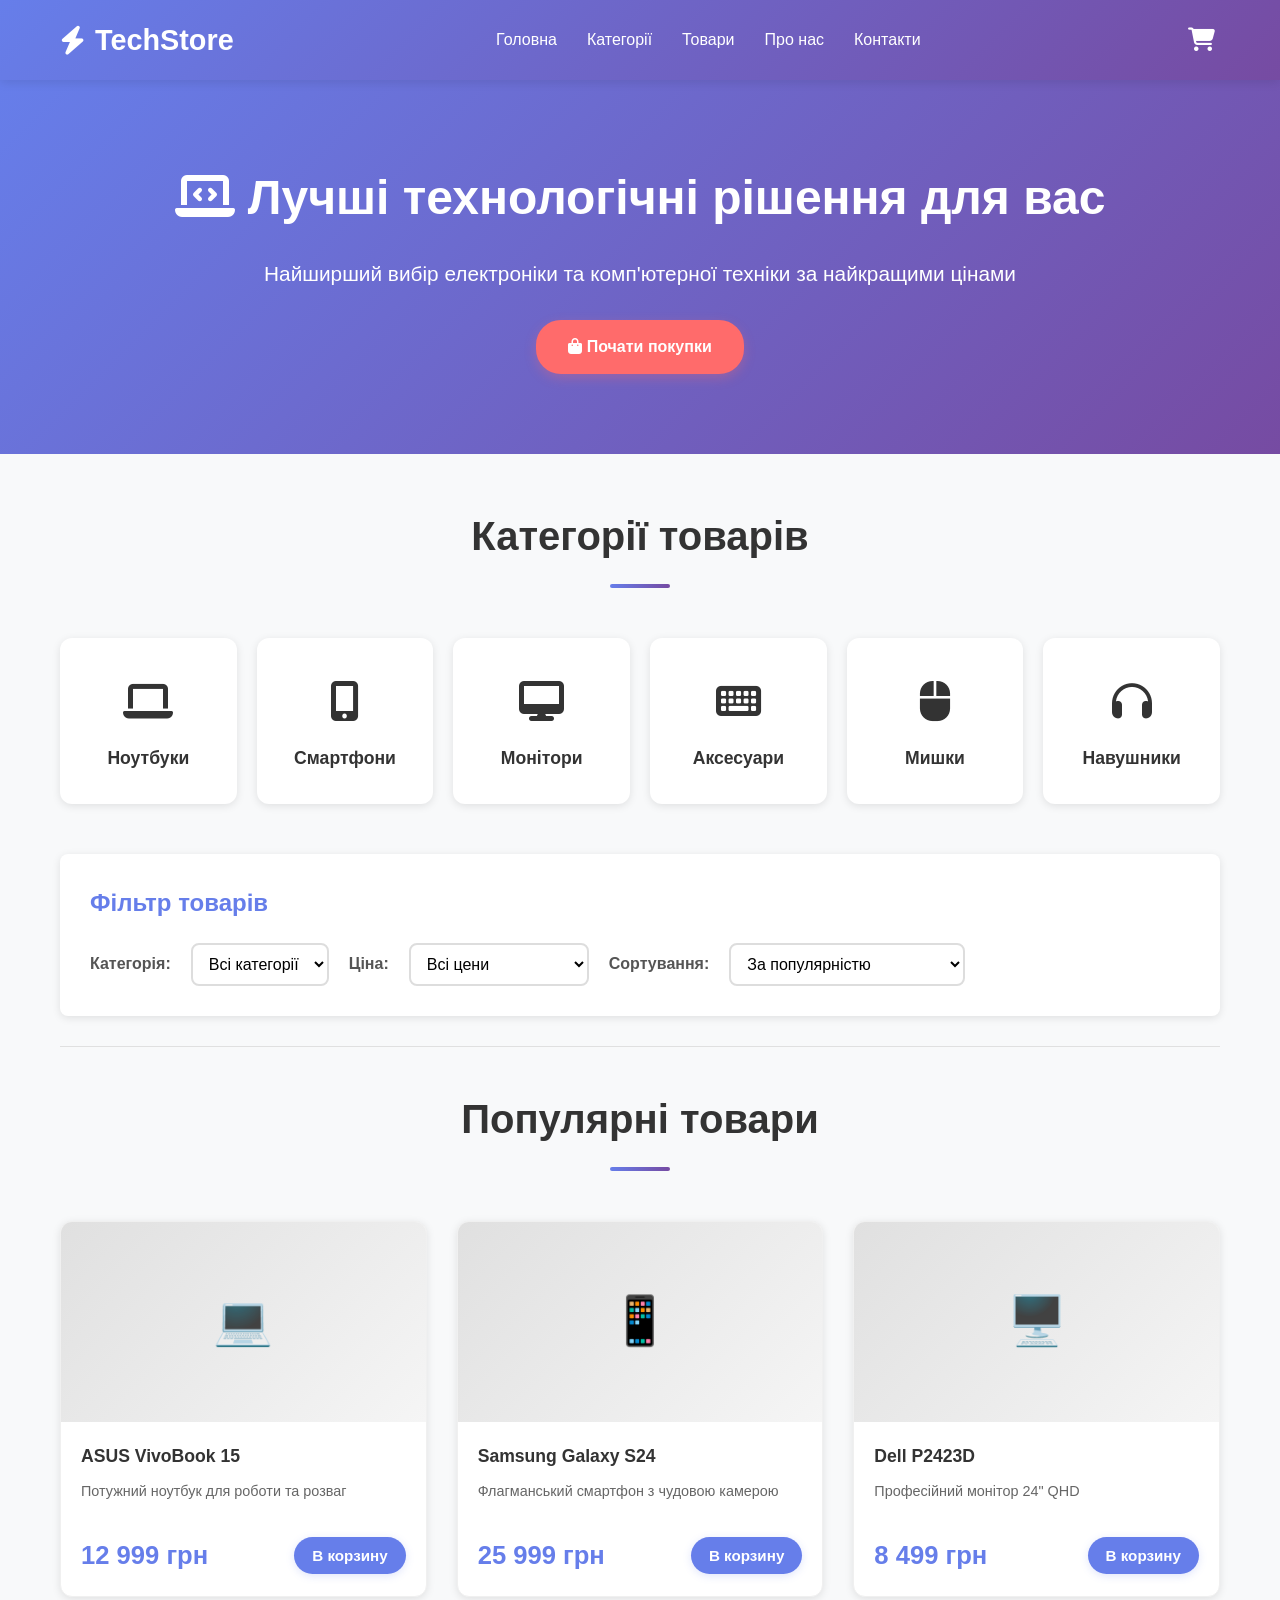
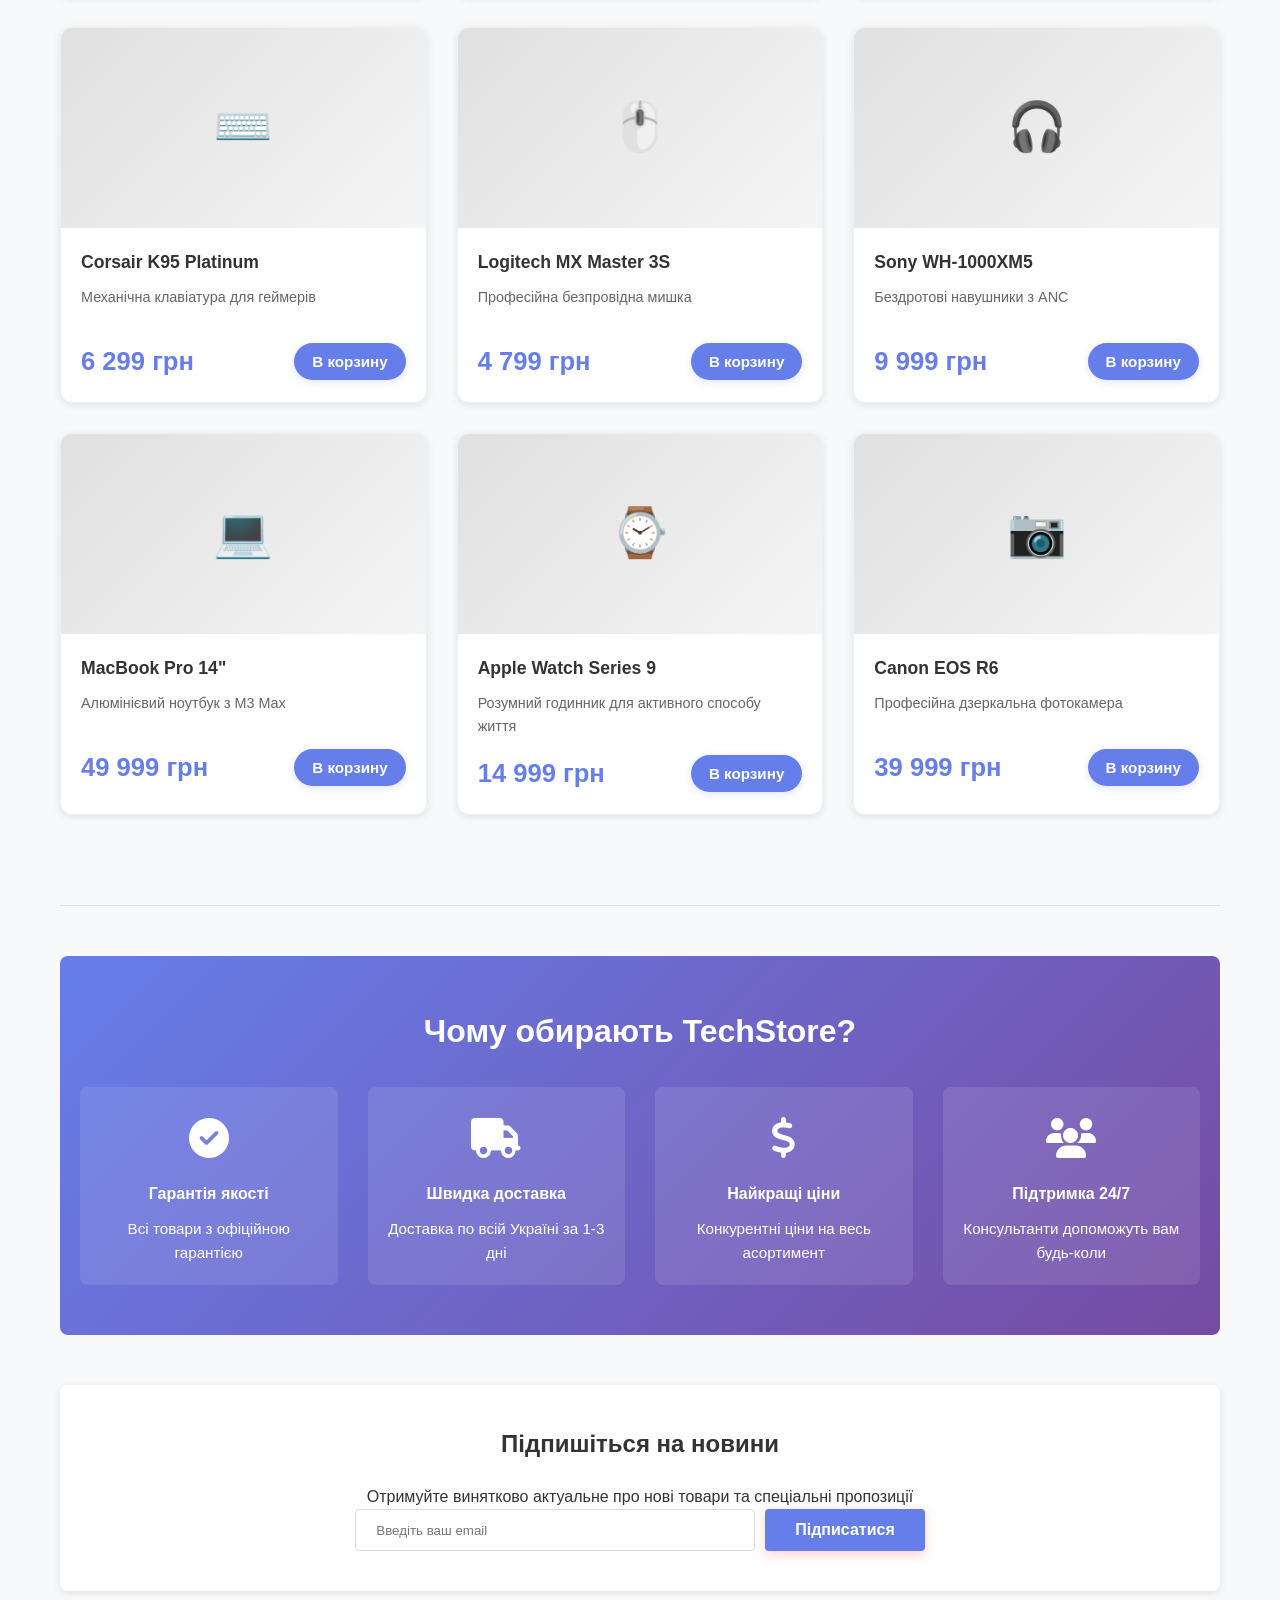
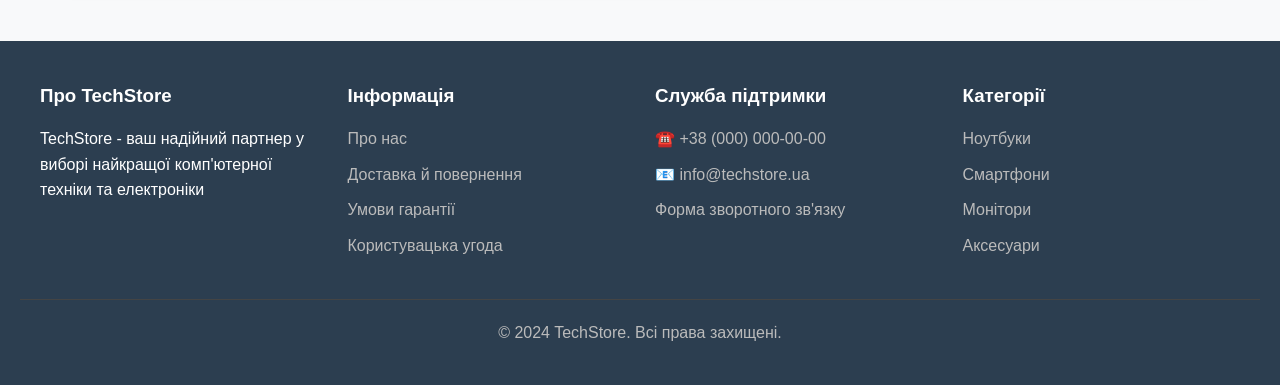
<file: index.html>
<!DOCTYPE html>
<html lang="uk">
<head>
    <meta charset="UTF-8">
    <meta name="viewport" content="width=device-width, initial-scale=1.0">
    <title>TechStore - Інтернет магазин техніки</title>
    <link rel="stylesheet" href="style.css">
    <link rel="stylesheet" href="https://cdnjs.cloudflare.com/ajax/libs/font-awesome/6.4.0/css/all.min.css">
</head>
<body>
    <!-- Header -->
    <header>
        <div class="header-container">
            <div class="logo"><a href="index.html" style="color: white; text-decoration: none; display: flex; align-items: center; gap: 10px;"><i class="fas fa-bolt"></i> TechStore</a></div>
            <nav>
                <ul>
                    <li><a href="#home">Головна</a></li>
                    <li><a href="#categories">Категорії</a></li>
                    <li><a href="#products">Товари</a></li>
                    <li><a href="about.html">Про нас</a></li>
                    <li><a href="contacts.html">Контакти</a></li>
                </ul>
            </nav>
            <div class="header-right">
                <span class="cart-icon" title="Корзина"><i class="fas fa-shopping-cart"></i></span>
            </div>
        </div>
    </header>

    <!-- Hero Section -->
    <section class="hero" id="home">
        <h1><i class="fas fa-laptop-code"></i> Лучші технологічні рішення для вас</h1>
        <p>Найширший вибір електроніки та комп'ютерної техніки за найкращими цінами</p>
        <a href="#products" class="btn">
            <i class="fas fa-shopping-bag"></i> Почати покупки
        </a>
    </section>

    <!-- Categories Section -->
    <div class="container">
        <section class="categories-section" id="categories">
            <h2 class="section-title">Категорії товарів</h2>
            <div class="categories-grid">
                <a href="laptops.html" class="category-card">
                    <div class="category-icon"><i class="fas fa-laptop"></i></div>
                    <div class="category-name">Ноутбуки</div>
                </a>
                <a href="smartphones.html" class="category-card">
                    <div class="category-icon"><i class="fas fa-mobile-alt"></i></div>
                    <div class="category-name">Смартфони</div>
                </a>
                <a href="monitors.html" class="category-card">
                    <div class="category-icon"><i class="fas fa-desktop"></i></div>
                    <div class="category-name">Монітори</div>
                </a>
                <a href="accessories.html" class="category-card">
                    <div class="category-icon"><i class="fas fa-keyboard"></i></div>
                    <div class="category-name">Аксесуари</div>
                </a>
                <a href="accessories.html" class="category-card">
                    <div class="category-icon"><i class="fas fa-mouse"></i></div>
                    <div class="category-name">Мишки</div>
                </a>
                <a href="accessories.html" class="category-card">
                    <div class="category-icon"><i class="fas fa-headphones"></i></div>
                    <div class="category-name">Навушники</div>
                </a>
            </div>
        </section>

        <!-- Filter Section -->
        <section class="filter-section">
            <h2>Фільтр товарів</h2>
            <div class="filter-group">
                <label>Категорія:</label>
                <select>
                    <option>Всі категорії</option>
                    <option>Ноутбуки</option>
                    <option>Смартфони</option>
                    <option>Монітори</option>
                    <option>Аксесуари</option>
                </select>

                <label>Ціна:</label>
                <select>
                    <option>Всі цени</option>
                    <option>До 5000 грн</option>
                    <option>5000 - 10000 грн</option>
                    <option>10000 - 20000 грн</option>
                    <option>Понад 20000 грн</option>
                </select>

                <label>Сортування:</label>
                <select>
                    <option>За популярністю</option>
                    <option>За ціною (за зростанням)</option>
                    <option>За ціною (за спаданням)</option>
                    <option>За новизною</option>
                </select>
            </div>
        </section>

        <!-- Products Section -->
        <section class="products-section" id="products">
            <h2 class="section-title">Популярні товари</h2>
            <div class="products-grid">
                <!-- Product 1 -->
                <div class="product-card">
                    <div class="product-image">💻</div>
                    <div class="product-info">
                        <div class="product-name">ASUS VivoBook 15</div>
                        <div class="product-description">Потужний ноутбук для роботи та розваг</div>
                        <div class="product-footer">
                            <span class="price">12 999 грн</span>
                            <button class="add-to-cart-btn">В корзину</button>
                        </div>
                    </div>
                </div>

                <!-- Product 2 -->
                <div class="product-card">
                    <div class="product-image">📱</div>
                    <div class="product-info">
                        <div class="product-name">Samsung Galaxy S24</div>
                        <div class="product-description">Флагманський смартфон з чудовою камерою</div>
                        <div class="product-footer">
                            <span class="price">25 999 грн</span>
                            <button class="add-to-cart-btn">В корзину</button>
                        </div>
                    </div>
                </div>

                <!-- Product 3 -->
                <div class="product-card">
                    <div class="product-image">🖥️</div>
                    <div class="product-info">
                        <div class="product-name">Dell P2423D</div>
                        <div class="product-description">Професійний монітор 24" QHD</div>
                        <div class="product-footer">
                            <span class="price">8 499 грн</span>
                            <button class="add-to-cart-btn">В корзину</button>
                        </div>
                    </div>
                </div>

                <!-- Product 4 -->
                <div class="product-card">
                    <div class="product-image">⌨️</div>
                    <div class="product-info">
                        <div class="product-name">Corsair K95 Platinum</div>
                        <div class="product-description">Механічна клавіатура для геймерів</div>
                        <div class="product-footer">
                            <span class="price">6 299 грн</span>
                            <button class="add-to-cart-btn">В корзину</button>
                        </div>
                    </div>
                </div>

                <!-- Product 5 -->
                <div class="product-card">
                    <div class="product-image">🖱️</div>
                    <div class="product-info">
                        <div class="product-name">Logitech MX Master 3S</div>
                        <div class="product-description">Професійна безпровідна мишка</div>
                        <div class="product-footer">
                            <span class="price">4 799 грн</span>
                            <button class="add-to-cart-btn">В корзину</button>
                        </div>
                    </div>
                </div>

                <!-- Product 6 -->
                <div class="product-card">
                    <div class="product-image">🎧</div>
                    <div class="product-info">
                        <div class="product-name">Sony WH-1000XM5</div>
                        <div class="product-description">Бездротові навушники з ANC</div>
                        <div class="product-footer">
                            <span class="price">9 999 грн</span>
                            <button class="add-to-cart-btn">В корзину</button>
                        </div>
                    </div>
                </div>

                <!-- Product 7 -->
                <div class="product-card">
                    <div class="product-image">💻</div>
                    <div class="product-info">
                        <div class="product-name">MacBook Pro 14"</div>
                        <div class="product-description">Алюмінієвий ноутбук з M3 Max</div>
                        <div class="product-footer">
                            <span class="price">49 999 грн</span>
                            <button class="add-to-cart-btn">В корзину</button>
                        </div>
                    </div>
                </div>

                <!-- Product 8 -->
                <div class="product-card">
                    <div class="product-image">⌚</div>
                    <div class="product-info">
                        <div class="product-name">Apple Watch Series 9</div>
                        <div class="product-description">Розумний годинник для активного способу життя</div>
                        <div class="product-footer">
                            <span class="price">14 999 грн</span>
                            <button class="add-to-cart-btn">В корзину</button>
                        </div>
                    </div>
                </div>

                <!-- Product 9 -->
                <div class="product-card">
                    <div class="product-image">📷</div>
                    <div class="product-info">
                        <div class="product-name">Canon EOS R6</div>
                        <div class="product-description">Професійна дзеркальна фотокамера</div>
                        <div class="product-footer">
                            <span class="price">39 999 грн</span>
                            <button class="add-to-cart-btn">В корзину</button>
                        </div>
                    </div>
                </div>
            </div>
        </section>

        <!-- About Section -->
        <section class="about-section">
            <h2>Чому обирають TechStore?</h2>
            <div class="features">
                <div class="feature">
                    <div class="feature-icon"><i class="fas fa-check-circle"></i></div>
                    <div class="feature-title">Гарантія якості</div>
                    <div class="feature-description">Всі товари з офіційною гарантією</div>
                </div>
                <div class="feature">
                    <div class="feature-icon"><i class="fas fa-truck"></i></div>
                    <div class="feature-title">Швидка доставка</div>
                    <div class="feature-description">Доставка по всій Україні за 1-3 дні</div>
                </div>
                <div class="feature">
                    <div class="feature-icon"><i class="fas fa-dollar-sign"></i></div>
                    <div class="feature-title">Найкращі ціни</div>
                    <div class="feature-description">Конкурентні ціни на весь асортимент</div>
                </div>
                <div class="feature">
                    <div class="feature-icon"><i class="fas fa-users"></i></div>
                    <div class="feature-title">Підтримка 24/7</div>
                    <div class="feature-description">Консультанти допоможуть вам будь-коли</div>
                </div>
            </div>
        </section>

        <!-- Newsletter Section -->
        <section class="newsletter-section">
            <h2>Підпишіться на новини</h2>
            <p>Отримуйте винятково актуальне про нові товари та спеціальні пропозиції</p>
            <form class="newsletter-form">
                <input type="email" placeholder="Введіть ваш email" required>
                <button type="submit" class="btn">Підписатися</button>
            </form>
        </section>
    </div>

    <!-- Footer -->
    <footer id="contact">
        <div class="footer-content">
            <div class="footer-section">
                <h3>Про TechStore</h3>
                <p>TechStore - ваш надійний партнер у виборі найкращої комп'ютерної техніки та електроніки</p>
            </div>
            <div class="footer-section">
                <h3>Інформація</h3>
                <ul>
                    <li><a href="about.html">Про нас</a></li>
                    <li><a href="#">Доставка й повернення</a></li>
                    <li><a href="#">Умови гарантії</a></li>
                    <li><a href="#">Користувацька угода</a></li>
                </ul>
            </div>
            <div class="footer-section">
                <h3>Служба підтримки</h3>
                <ul>
                    <li><a href="tel:+380000000000">☎️ +38 (000) 000-00-00</a></li>
                    <li><a href="mailto:info@techstore.ua">📧 info@techstore.ua</a></li>
                    <li><a href="contacts.html">Форма зворотного зв'язку</a></li>
                </ul>
            </div>
            <div class="footer-section">
                <h3>Категорії</h3>
                <ul>
                    <li><a href="laptops.html">Ноутбуки</a></li>
                    <li><a href="smartphones.html">Смартфони</a></li>
                    <li><a href="monitors.html">Монітори</a></li>
                    <li><a href="accessories.html">Аксесуари</a></li>
                </ul>
            </div>
        </div>
        <div class="footer-bottom">
            <p>&copy; 2024 TechStore. Всі права захищені.</p>
        </div>
    </footer>
</body>
</html>
</file>
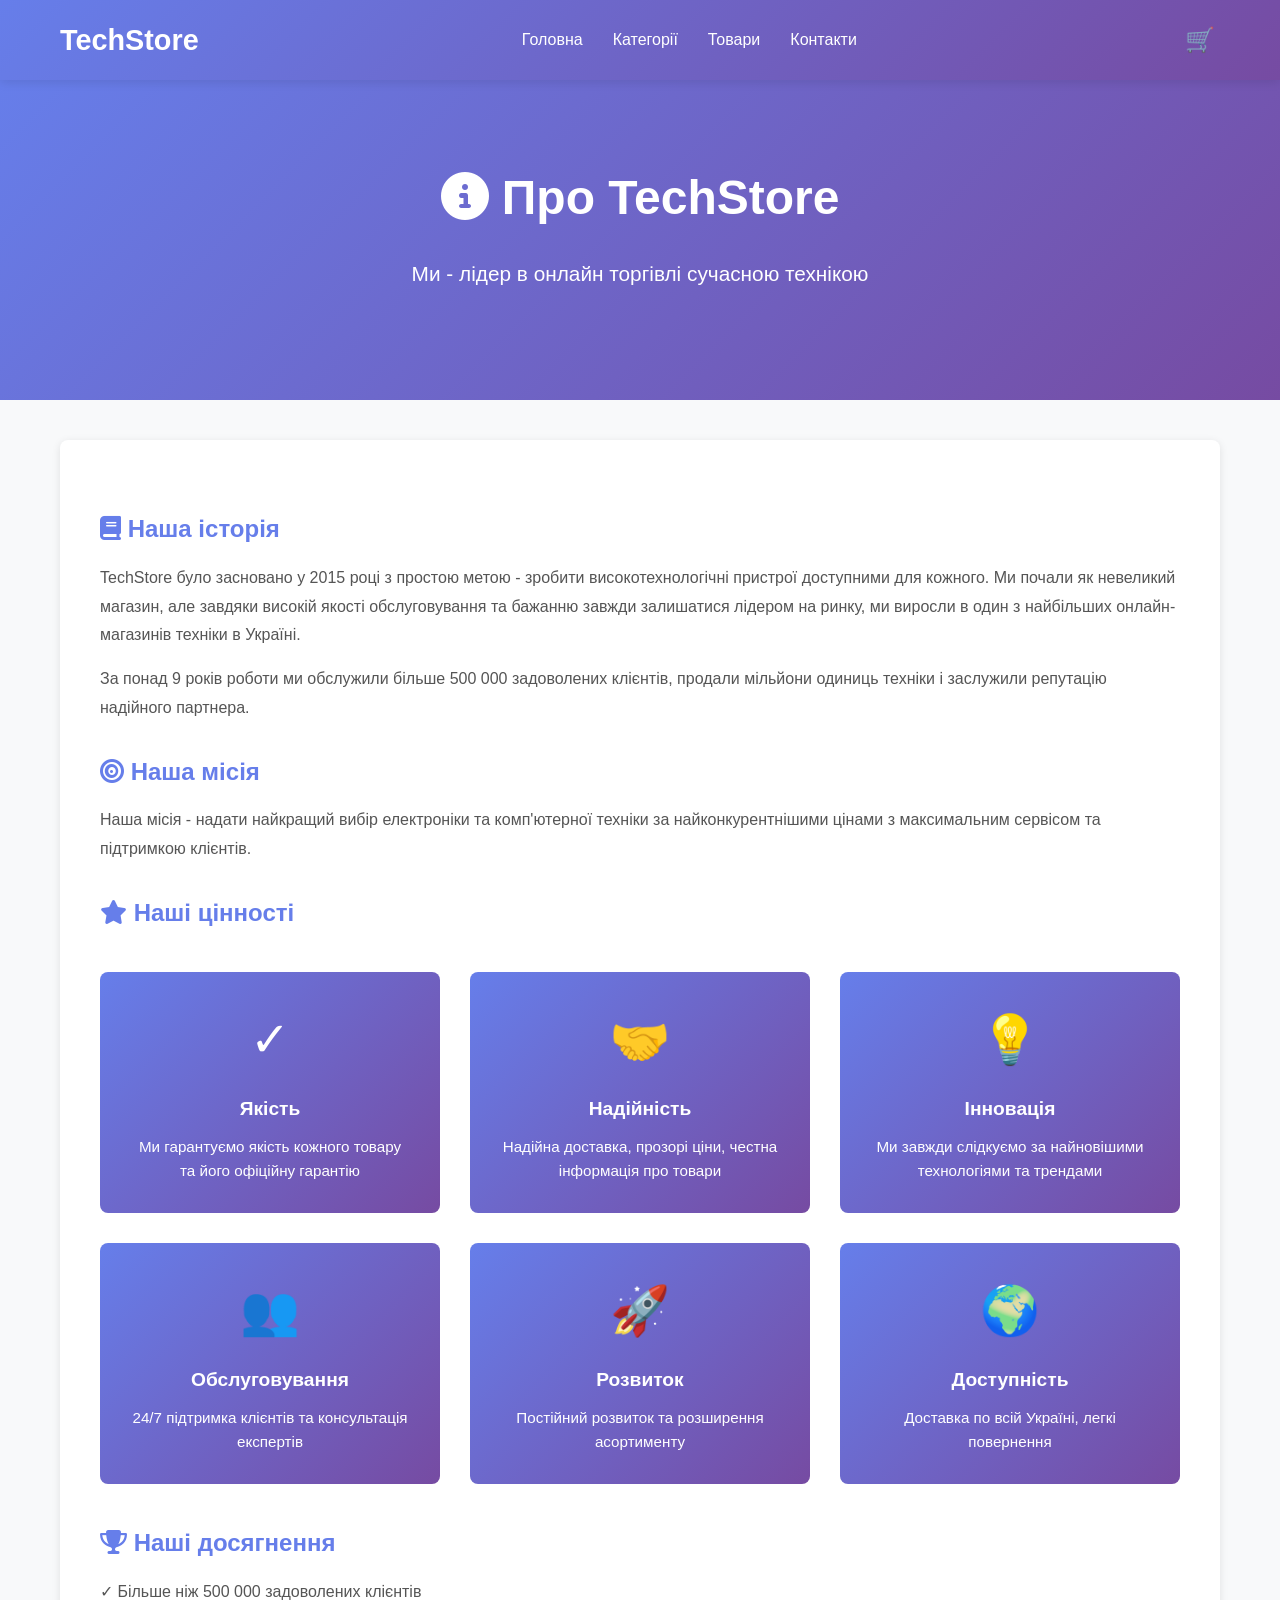
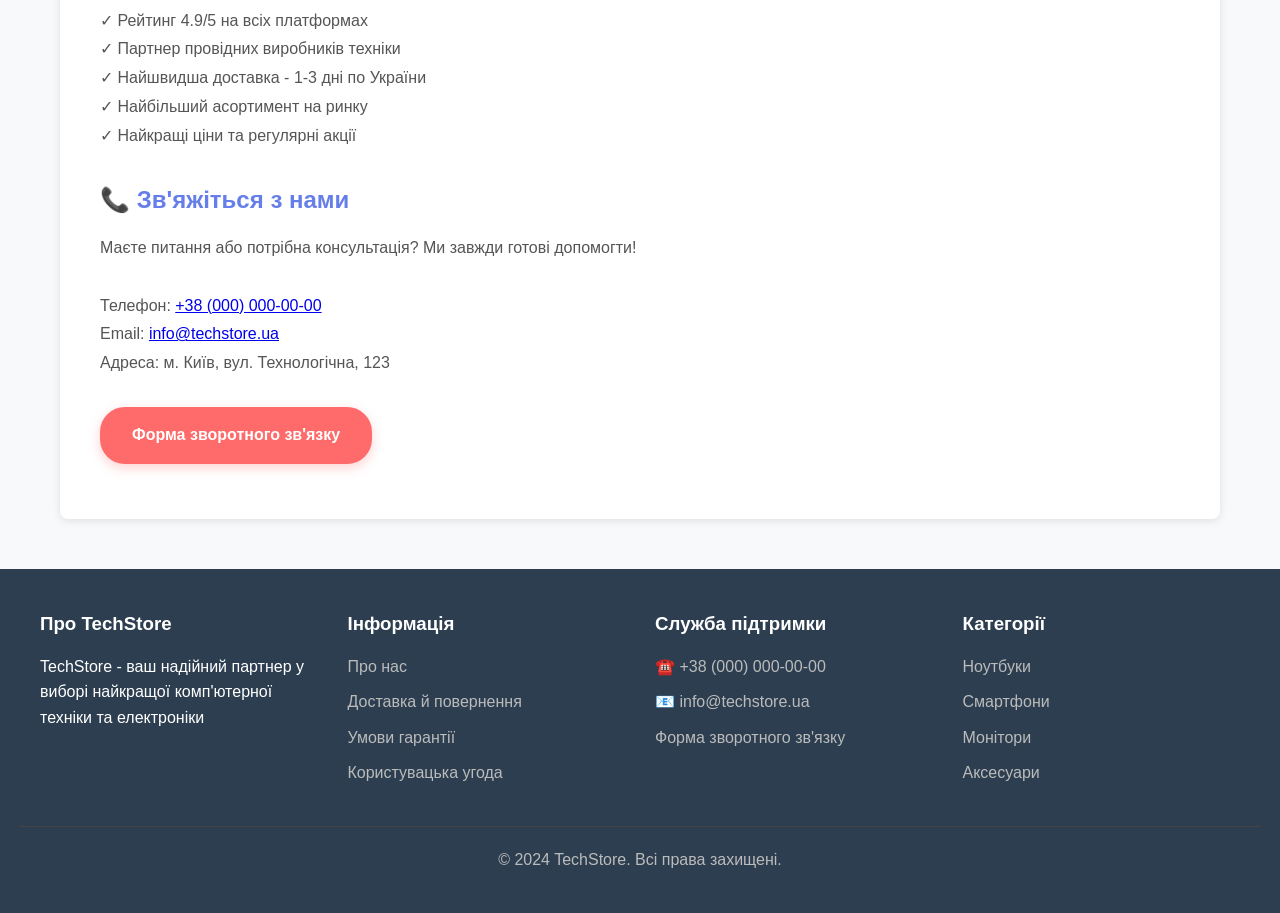
<file: about.html>
<!DOCTYPE html>
<html lang="uk">
<head>
    <meta charset="UTF-8">
    <meta name="viewport" content="width=device-width, initial-scale=1.0">
    <title>Про нас - TechStore</title>
    <link rel="stylesheet" href="style.css">
    <link rel="stylesheet" href="https://cdnjs.cloudflare.com/ajax/libs/font-awesome/6.4.0/css/all.min.css">
    <style>
        .about-content {
            background: white;
            padding: 40px;
            border-radius: 8px;
            margin: 40px 0;
            box-shadow: 0 2px 8px rgba(0, 0, 0, 0.1);
        }

        .about-content h2 {
            color: #667eea;
            margin-top: 30px;
            margin-bottom: 15px;
        }

        .about-content p {
            color: #555;
            line-height: 1.8;
            margin-bottom: 15px;
        }

        .values {
            display: grid;
            grid-template-columns: repeat(auto-fit, minmax(250px, 1fr));
            gap: 30px;
            margin: 40px 0;
        }

        .value-card {
            background: linear-gradient(135deg, #667eea 0%, #764ba2 100%);
            color: white;
            padding: 30px;
            border-radius: 8px;
            text-align: center;
        }

        .value-icon {
            font-size: 3rem;
            margin-bottom: 15px;
        }

        .value-title {
            font-weight: bold;
            font-size: 1.2rem;
            margin-bottom: 10px;
        }

        .value-description {
            font-size: 0.95rem;
        }
    </style>
</head>
<body>
    <!-- Header -->
    <header>
        <div class="header-container">
            <div class="logo"><a href="index.html" style="color: white; text-decoration: none;">TechStore</a></div>
            <nav>
                <ul>
                    <li><a href="index.html">Головна</a></li>
                    <li><a href="index.html#categories">Категорії</a></li>
                    <li><a href="index.html#products">Товари</a></li>
                    <li><a href="contacts.html">Контакти</a></li>
                </ul>
            </nav>
            <div class="header-right">
                <span class="cart-icon">🛒</span>
            </div>
        </div>
    </header>

    <!-- Hero Section -->
    <section class="hero">
        <h1><i class="fas fa-info-circle"></i> Про TechStore</h1>
        <p>Ми - лідер в онлайн торгівлі сучасною технікою</p>
    </section>

    <div class="container">
        <section class="about-content">
            <h2><i class="fas fa-book"></i> Наша історія</h2>
            <p>
                TechStore було засновано у 2015 році з простою метою - зробити високотехнологічні пристрої 
                доступними для кожного. Ми почали як невеликий магазин, але завдяки високій якості обслуговування 
                та бажанню завжди залишатися лідером на ринку, ми виросли в один з найбільших онлайн-магазинів техніки 
                в Україні.
            </p>
            <p>
                За понад 9 років роботи ми обслужили більше 500 000 задоволених клієнтів, продали мільйони одиниць техніки 
                і заслужили репутацію надійного партнера.
            </p>

            <h2><i class="fas fa-bullseye"></i> Наша місія</h2>
            <p>
                Наша місія - надати найкращий вибір електроніки та комп'ютерної техніки за найконкурентнішими цінами 
                з максимальним сервісом та підтримкою клієнтів.
            </p>

            <h2><i class="fas fa-star"></i> Наші цінності</h2>
            <div class="values">
                <div class="value-card">
                    <div class="value-icon">✓</div>
                    <div class="value-title">Якість</div>
                    <div class="value-description">Ми гарантуємо якість кожного товару та його офіційну гарантію</div>
                </div>
                <div class="value-card">
                    <div class="value-icon">🤝</div>
                    <div class="value-title">Надійність</div>
                    <div class="value-description">Надійна доставка, прозорі ціни, честна інформація про товари</div>
                </div>
                <div class="value-card">
                    <div class="value-icon">💡</div>
                    <div class="value-title">Інновація</div>
                    <div class="value-description">Ми завжди слідкуємо за найновішими технологіями та трендами</div>
                </div>
                <div class="value-card">
                    <div class="value-icon">👥</div>
                    <div class="value-title">Обслуговування</div>
                    <div class="value-description">24/7 підтримка клієнтів та консультація експертів</div>
                </div>
                <div class="value-card">
                    <div class="value-icon">🚀</div>
                    <div class="value-title">Розвиток</div>
                    <div class="value-description">Постійний розвиток та розширення асортименту</div>
                </div>
                <div class="value-card">
                    <div class="value-icon">🌍</div>
                    <div class="value-title">Доступність</div>
                    <div class="value-description">Доставка по всій Україні, легкі повернення</div>
                </div>
            </div>

            <h2><i class="fas fa-trophy"></i> Наші досягнення</h2>
            <p>
                ✓ Більше ніж 500 000 задоволених клієнтів<br>
                ✓ Рейтинг 4.9/5 на всіх платформах<br>
                ✓ Партнер провідних виробників техніки<br>
                ✓ Найшвидша доставка - 1-3 дні по України<br>
                ✓ Найбільший асортимент на ринку<br>
                ✓ Найкращі ціни та регулярні акції
            </p>

            <h2>📞 Зв'яжіться з нами</h2>
            <p>
                Маєте питання або потрібна консультація? Ми завжди готові допомогти!<br><br>
                Телефон: <a href="tel:+380000000000">+38 (000) 000-00-00</a><br>
                Email: <a href="mailto:info@techstore.ua">info@techstore.ua</a><br>
                Адреса: м. Київ, вул. Технологічна, 123<br><br>
                <a href="contacts.html" class="btn">Форма зворотного зв'язку</a>
            </p>
        </section>
    </div>

    <!-- Footer -->
    <footer>
        <div class="footer-content">
            <div class="footer-section">
                <h3>Про TechStore</h3>
                <p>TechStore - ваш надійний партнер у виборі найкращої комп'ютерної техніки та електроніки</p>
            </div>
            <div class="footer-section">
                <h3>Інформація</h3>
                <ul>
                    <li><a href="about.html">Про нас</a></li>
                    <li><a href="#">Доставка й повернення</a></li>
                    <li><a href="#">Умови гарантії</a></li>
                    <li><a href="#">Користувацька угода</a></li>
                </ul>
            </div>
            <div class="footer-section">
                <h3>Служба підтримки</h3>
                <ul>
                    <li><a href="tel:+380000000000">☎️ +38 (000) 000-00-00</a></li>
                    <li><a href="mailto:info@techstore.ua">📧 info@techstore.ua</a></li>
                    <li><a href="contacts.html">Форма зворотного зв'язку</a></li>
                </ul>
            </div>
            <div class="footer-section">
                <h3>Категорії</h3>
                <ul>
                    <li><a href="laptops.html">Ноутбуки</a></li>
                    <li><a href="smartphones.html">Смартфони</a></li>
                    <li><a href="monitors.html">Монітори</a></li>
                    <li><a href="accessories.html">Аксесуари</a></li>
                </ul>
            </div>
        </div>
        <div class="footer-bottom">
            <p>&copy; 2024 TechStore. Всі права захищені.</p>
        </div>
    </footer>
</body>
</html>
</file>
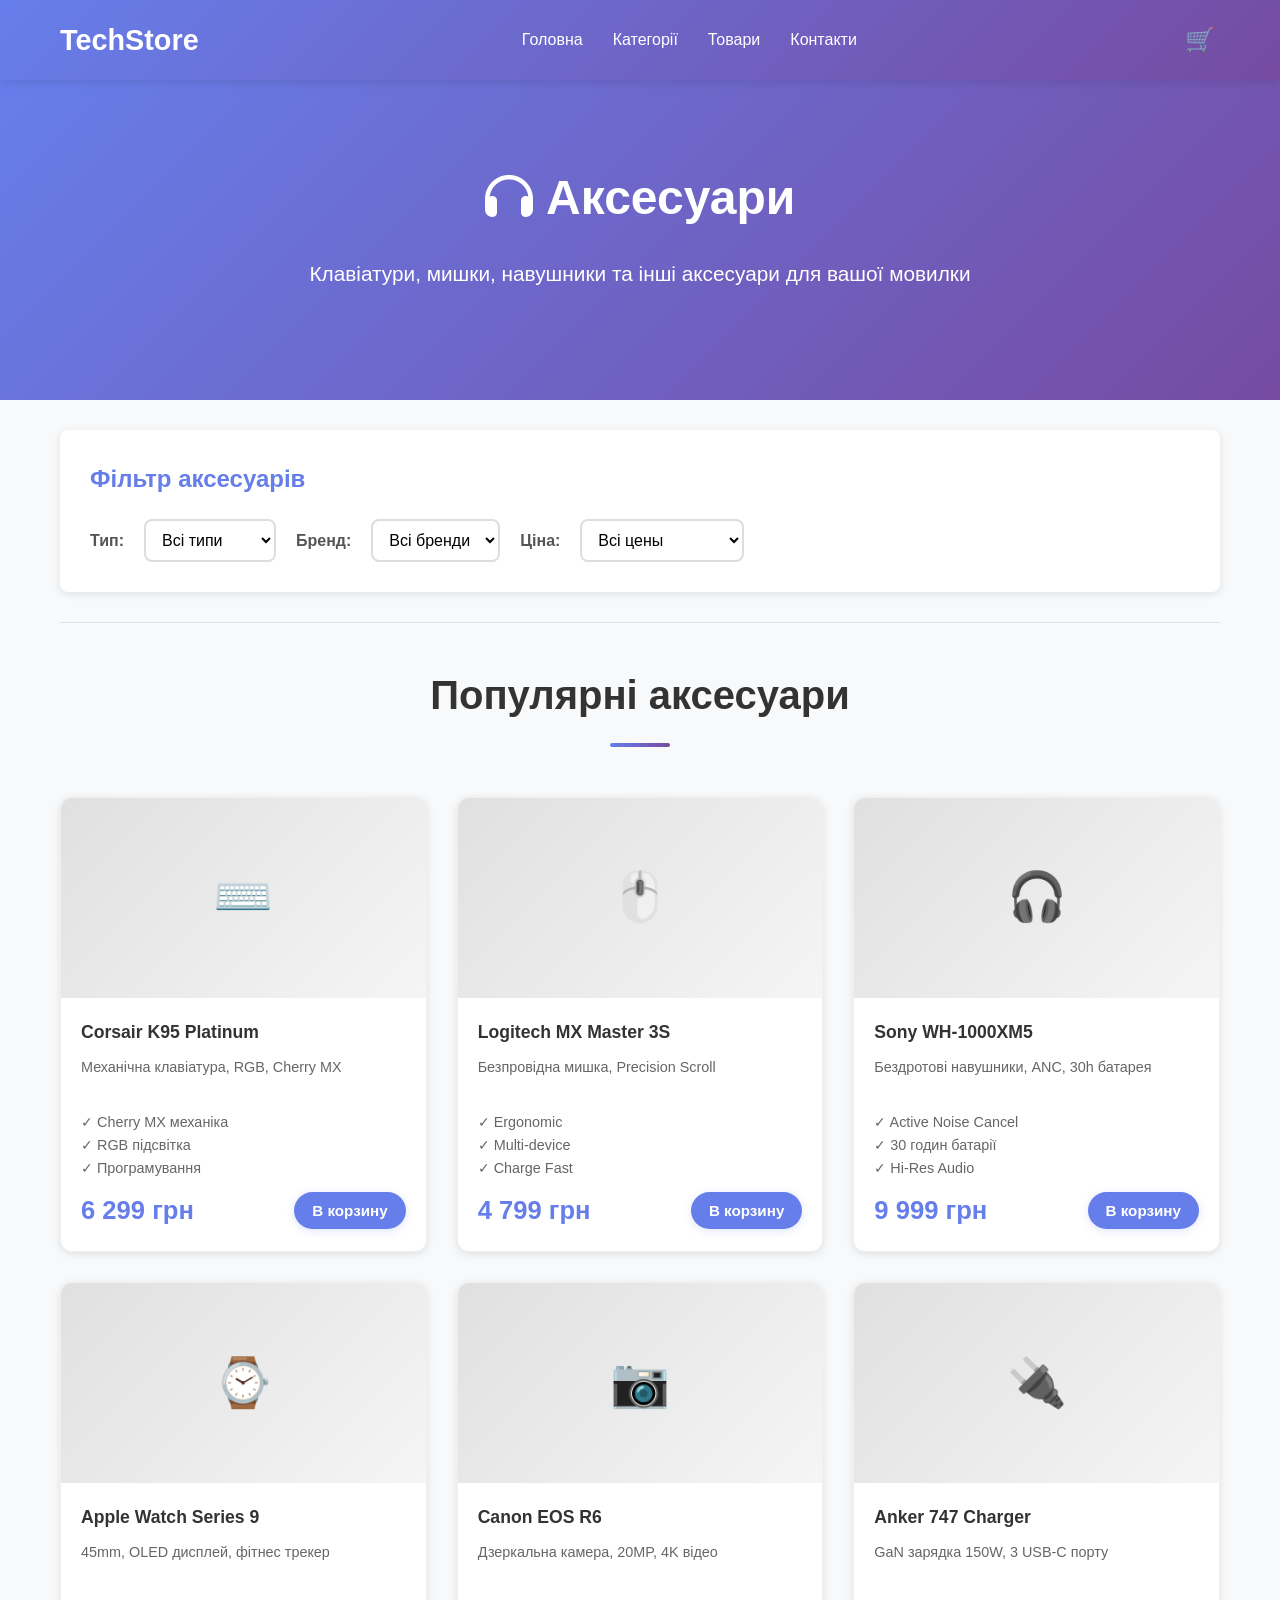
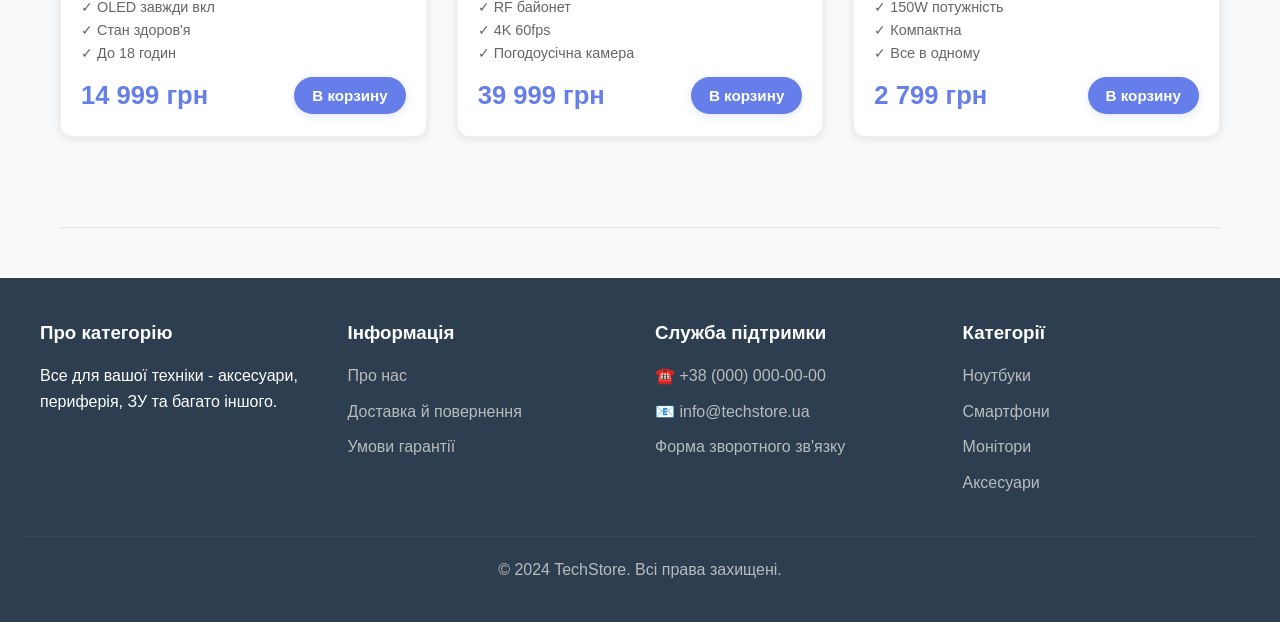
<file: accessories.html>
<!DOCTYPE html>
<html lang="uk">
<head>
    <meta charset="UTF-8">
    <meta name="viewport" content="width=device-width, initial-scale=1.0">
    <title>Аксесуари та ПЗ - TechStore</title>
    <link rel="stylesheet" href="style.css">
    <link rel="stylesheet" href="https://cdnjs.cloudflare.com/ajax/libs/font-awesome/6.4.0/css/all.min.css">
</head>
<body>
    <!-- Header -->
    <header>
        <div class="header-container">
            <div class="logo"><a href="index.html" style="color: white; text-decoration: none;">TechStore</a></div>
            <nav>
                <ul>
                    <li><a href="index.html">Головна</a></li>
                    <li><a href="index.html#categories">Категорії</a></li>
                    <li><a href="index.html#products">Товари</a></li>
                    <li><a href="contacts.html">Контакти</a></li>
                </ul>
            </nav>
            <div class="header-right">
                <span class="cart-icon">🛒</span>
            </div>
        </div>
    </header>

    <!-- Hero Section -->
    <section class="hero">
        <h1><i class="fas fa-headphones"></i> Аксесуари</h1>
        <p>Клавіатури, мишки, навушники та інші аксесуари для вашої мовилки</p>
    </section>

    <div class="container">
        <!-- Filter Section -->
        <section class="filter-section">
            <h2>Фільтр аксесуарів</h2>
            <div class="filter-group">
                <label>Тип:</label>
                <select>
                    <option>Всі типи</option>
                    <option>Клавіатури</option>
                    <option>Мишки</option>
                    <option>Навушники</option>
                    <option>Зарядні</option>
                    <option>Кабелі</option>
                </select>

                <label>Бренд:</label>
                <select>
                    <option>Всі бренди</option>
                    <option>Corsair</option>
                    <option>Logitech</option>
                    <option>Sony</option>
                    <option>Apple</option>
                </select>

                <label>Ціна:</label>
                <select>
                    <option>Всі цены</option>
                    <option>До 1000 грн</option>
                    <option>1000 - 3000 грн</option>
                    <option>3000 - 8000 грн</option>
                    <option>Понад 8000 грн</option>
                </select>
            </div>
        </section>

        <!-- Products Section -->
        <section class="products-section">
            <h2 class="section-title">Популярні аксесуари</h2>
            <div class="products-grid">
                <!-- Product 1 -->
                <div class="product-card">
                    <div class="product-image">⌨️</div>
                    <div class="product-info">
                        <div class="product-name">Corsair K95 Platinum</div>
                        <div class="product-description">Механічна клавіатура, RGB, Cherry MX</div>
                        <div style="color: #666; font-size: 0.9rem; margin: 10px 0;">
                            ✓ Cherry MX механіка<br>
                            ✓ RGB підсвітка<br>
                            ✓ Програмування
                        </div>
                        <div class="product-footer">
                            <span class="price">6 299 грн</span>
                            <button class="add-to-cart-btn">В корзину</button>
                        </div>
                    </div>
                </div>

                <!-- Product 2 -->
                <div class="product-card">
                    <div class="product-image">🖱️</div>
                    <div class="product-info">
                        <div class="product-name">Logitech MX Master 3S</div>
                        <div class="product-description">Безпровідна мишка, Precision Scroll</div>
                        <div style="color: #666; font-size: 0.9rem; margin: 10px 0;">
                            ✓ Ergonomic</br>
                            ✓ Multi-device<br>
                            ✓ Charge Fast
                        </div>
                        <div class="product-footer">
                            <span class="price">4 799 грн</span>
                            <button class="add-to-cart-btn">В корзину</button>
                        </div>
                    </div>
                </div>

                <!-- Product 3 -->
                <div class="product-card">
                    <div class="product-image">🎧</div>
                    <div class="product-info">
                        <div class="product-name">Sony WH-1000XM5</div>
                        <div class="product-description">Бездротові навушники, ANC, 30h батарея</div>
                        <div style="color: #666; font-size: 0.9rem; margin: 10px 0;">
                            ✓ Active Noise Cancel<br>
                            ✓ 30 годин батарії<br>
                            ✓ Hi-Res Audio
                        </div>
                        <div class="product-footer">
                            <span class="price">9 999 грн</span>
                            <button class="add-to-cart-btn">В корзину</button>
                        </div>
                    </div>
                </div>

                <!-- Product 4 -->
                <div class="product-card">
                    <div class="product-image">⌚</div>
                    <div class="product-info">
                        <div class="product-name">Apple Watch Series 9</div>
                        <div class="product-description">45mm, OLED дисплей, фітнес трекер</div>
                        <div style="color: #666; font-size: 0.9rem; margin: 10px 0;">
                            ✓ OLED завжди вкл<br>
                            ✓ Стан здоров'я<br>
                            ✓ До 18 годин
                        </div>
                        <div class="product-footer">
                            <span class="price">14 999 грн</span>
                            <button class="add-to-cart-btn">В корзину</button>
                        </div>
                    </div>
                </div>

                <!-- Product 5 -->
                <div class="product-card">
                    <div class="product-image">📷</div>
                    <div class="product-info">
                        <div class="product-name">Canon EOS R6</div>
                        <div class="product-description">Дзеркальна камера, 20MP, 4K відео</div>
                        <div style="color: #666; font-size: 0.9rem; margin: 10px 0;">
                            ✓ RF байонет<br>
                            ✓ 4K 60fps<br>
                            ✓ Погодоусічна камера
                        </div>
                        <div class="product-footer">
                            <span class="price">39 999 грн</span>
                            <button class="add-to-cart-btn">В корзину</button>
                        </div>
                    </div>
                </div>

                <!-- Product 6 -->
                <div class="product-card">
                    <div class="product-image">🔌</div>
                    <div class="product-info">
                        <div class="product-name">Anker 747 Charger</div>
                        <div class="product-description">GaN зарядка 150W, 3 USB-C порту</div>
                        <div style="color: #666; font-size: 0.9rem; margin: 10px 0;">
                            ✓ 150W потужність<br>
                            ✓ Компактна<br>
                            ✓ Все в одному
                        </div>
                        <div class="product-footer">
                            <span class="price">2 799 грн</span>
                            <button class="add-to-cart-btn">В корзину</button>
                        </div>
                    </div>
                </div>
            </div>
        </section>
    </div>

    <!-- Footer -->
    <footer>
        <div class="footer-content">
            <div class="footer-section">
                <h3>Про категорію</h3>
                <p>Все для вашої техніки - аксесуари, периферія, ЗУ та багато іншого.</p>
            </div>
            <div class="footer-section">
                <h3>Інформація</h3>
                <ul>
                    <li><a href="about.html">Про нас</a></li>
                    <li><a href="#">Доставка й повернення</a></li>
                    <li><a href="#">Умови гарантії</a></li>
                </ul>
            </div>
            <div class="footer-section">
                <h3>Служба підтримки</h3>
                <ul>
                    <li><a href="tel:+380000000000">☎️ +38 (000) 000-00-00</a></li>
                    <li><a href="mailto:info@techstore.ua">📧 info@techstore.ua</a></li>
                    <li><a href="contacts.html">Форма зворотного зв'язку</a></li>
                </ul>
            </div>
            <div class="footer-section">
                <h3>Категорії</h3>
                <ul>
                    <li><a href="laptops.html">Ноутбуки</a></li>
                    <li><a href="smartphones.html">Смартфони</a></li>
                    <li><a href="monitors.html">Монітори</a></li>
                    <li><a href="accessories.html">Аксесуари</a></li>
                </ul>
            </div>
        </div>
        <div class="footer-bottom">
            <p>&copy; 2024 TechStore. Всі права захищені.</p>
        </div>
    </footer>
</body>
</html>
</file>
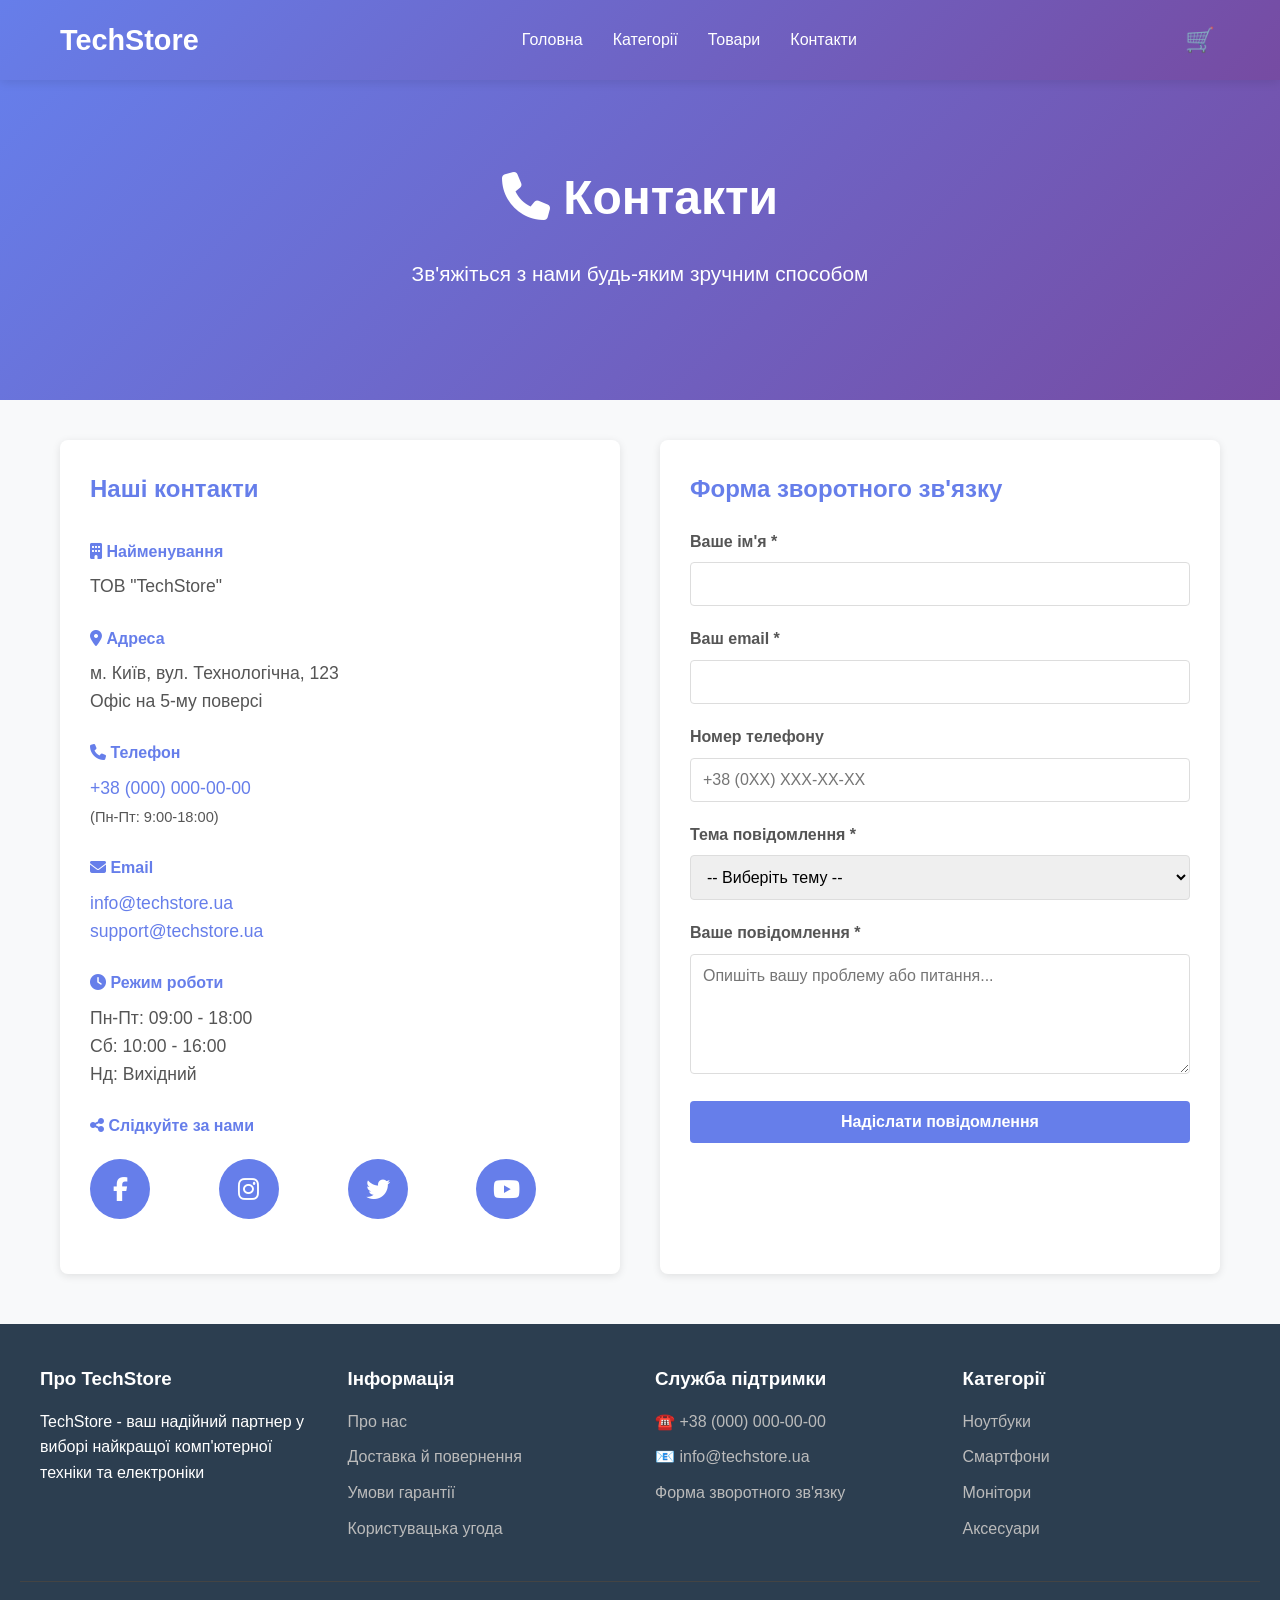
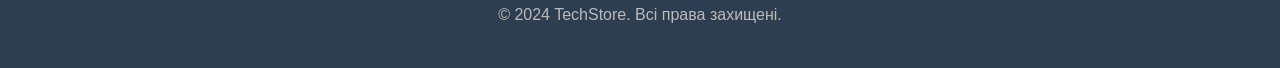
<file: contacts.html>
<!DOCTYPE html>
<html lang="uk">
<head>
    <meta charset="UTF-8">
    <meta name="viewport" content="width=device-width, initial-scale=1.0">
    <title>Контакти - TechStore</title>
    <link rel="stylesheet" href="style.css">
    <link rel="stylesheet" href="https://cdnjs.cloudflare.com/ajax/libs/font-awesome/6.4.0/css/all.min.css">
    <style>
        .contacts-container {
            display: grid;
            grid-template-columns: 1fr 1fr;
            gap: 40px;
            margin: 40px 0;
        }

        .contact-info {
            background: white;
            padding: 30px;
            border-radius: 8px;
            box-shadow: 0 2px 8px rgba(0, 0, 0, 0.1);
        }

        .contact-info h2 {
            color: #667eea;
            margin-bottom: 30px;
        }

        .contact-item {
            margin-bottom: 25px;
        }

        .contact-label {
            font-weight: bold;
            color: #667eea;
            margin-bottom: 8px;
        }

        .contact-value {
            color: #555;
            font-size: 1.1rem;
        }

        .contact-value a {
            color: #667eea;
            text-decoration: none;
        }

        .contact-value a:hover {
            text-decoration: underline;
        }

        .social-links-grid {
            display: grid;
            grid-template-columns: repeat(4, 1fr);
            gap: 15px;
            margin-top: 20px;
        }

        .social-link {
            display: flex;
            align-items: center;
            justify-content: center;
            width: 60px;
            height: 60px;
            background-color: #667eea;
            border-radius: 50%;
            color: white;
            font-size: 1.5rem;
            text-decoration: none;
            transition: background-color 0.3s;
        }

        .social-link:hover {
            background-color: #764ba2;
        }

        .contact-form {
            background: white;
            padding: 30px;
            border-radius: 8px;
            box-shadow: 0 2px 8px rgba(0, 0, 0, 0.1);
        }

        .contact-form h2 {
            color: #667eea;
            margin-bottom: 20px;
        }

        .form-group {
            margin-bottom: 20px;
        }

        .form-group label {
            display: block;
            margin-bottom: 8px;
            color: #555;
            font-weight: bold;
        }

        .form-group input,
        .form-group textarea,
        .form-group select {
            width: 100%;
            padding: 12px;
            border: 1px solid #ddd;
            border-radius: 4px;
            font-family: Arial, sans-serif;
            font-size: 1rem;
        }

        .form-group textarea {
            resize: vertical;
            min-height: 120px;
        }

        .form-group input:focus,
        .form-group textarea:focus,
        .form-group select:focus {
            outline: none;
            border-color: #667eea;
            box-shadow: 0 0 5px rgba(102, 126, 234, 0.3);
        }

        .submit-btn {
            background-color: #667eea;
            color: white;
            padding: 12px 30px;
            border: none;
            border-radius: 4px;
            cursor: pointer;
            font-weight: bold;
            font-size: 1rem;
            transition: background-color 0.3s;
            width: 100%;
        }

        .submit-btn:hover {
            background-color: #764ba2;
        }

        @media (max-width: 768px) {
            .contacts-container {
                grid-template-columns: 1fr;
            }

            .social-links-grid {
                grid-template-columns: repeat(2, 1fr);
            }
        }
    </style>
</head>
<body>
    <!-- Header -->
    <header>
        <div class="header-container">
            <div class="logo"><a href="index.html" style="color: white; text-decoration: none;">TechStore</a></div>
            <nav>
                <ul>
                    <li><a href="index.html">Головна</a></li>
                    <li><a href="index.html#categories">Категорії</a></li>
                    <li><a href="index.html#products">Товари</a></li>
                    <li><a href="contacts.html">Контакти</a></li>
                </ul>
            </nav>
            <div class="header-right">
                <span class="cart-icon">🛒</span>
            </div>
        </div>
    </header>

    <!-- Hero Section -->
    <section class="hero">
        <h1><i class="fas fa-phone"></i> Контакти</h1>
        <p>Зв'яжіться з нами будь-яким зручним способом</p>
    </section>

    <div class="container">
        <div class="contacts-container">
            <!-- Contact Information -->
            <div class="contact-info">
                <h2>Наші контакти</h2>

                <div class="contact-item">
                    <div class="contact-label"><i class="fas fa-building"></i> Найменування</div>
                    <div class="contact-value">ТОВ "TechStore"</div>
                </div>

                <div class="contact-item">
                    <div class="contact-label"><i class="fas fa-map-marker-alt"></i> Адреса</div>
                    <div class="contact-value">
                        м. Київ, вул. Технологічна, 123<br>
                        Офіс на 5-му поверсі
                    </div>
                </div>

                <div class="contact-item">
                    <div class="contact-label"><i class="fas fa-phone"></i> Телефон</div>
                    <div class="contact-value">
                        <a href="tel:+380000000000">+38 (000) 000-00-00</a><br>
                        <small>(Пн-Пт: 9:00-18:00)</small>
                    </div>
                </div>

                <div class="contact-item">
                    <div class="contact-label"><i class="fas fa-envelope"></i> Email</div>
                    <div class="contact-value">
                        <a href="mailto:info@techstore.ua">info@techstore.ua</a><br>
                        <a href="mailto:support@techstore.ua">support@techstore.ua</a>
                    </div>
                </div>

                <div class="contact-item">
                    <div class="contact-label"><i class="fas fa-clock"></i> Режим роботи</div>
                    <div class="contact-value">
                        Пн-Пт: 09:00 - 18:00<br>
                        Сб: 10:00 - 16:00<br>
                        Нд: Вихідний
                    </div>
                </div>

                <div class="contact-item">
                    <div class="contact-label"><i class="fas fa-share-alt"></i> Слідкуйте за нами</div>
                    <div class="social-links-grid">
                        <a href="#" class="social-link" title="Facebook"><i class="fab fa-facebook-f"></i></a>
                        <a href="#" class="social-link" title="Instagram"><i class="fab fa-instagram"></i></a>
                        <a href="#" class="social-link" title="Twitter"><i class="fab fa-twitter"></i></a>
                        <a href="#" class="social-link" title="YouTube"><i class="fab fa-youtube"></i></a>
                    </div>
                </div>
            </div>

            <!-- Contact Form -->
            <div class="contact-form">
                <h2>Форма зворотного зв'язку</h2>
                <form onsubmit="handleSubmit(event)">
                    <div class="form-group">
                        <label for="name">Ваше ім'я *</label>
                        <input type="text" id="name" name="name" required>
                    </div>

                    <div class="form-group">
                        <label for="email">Ваш email *</label>
                        <input type="email" id="email" name="email" required>
                    </div>

                    <div class="form-group">
                        <label for="phone">Номер телефону</label>
                        <input type="tel" id="phone" name="phone" placeholder="+38 (0XX) XXX-XX-XX">
                    </div>

                    <div class="form-group">
                        <label for="subject">Тема повідомлення *</label>
                        <select id="subject" name="subject" required>
                            <option value="">-- Виберіть тему --</option>
                            <option value="order">Запитання про замовлення</option>
                            <option value="product">Запитання про товар</option>
                            <option value="delivery">Запитання про доставку</option>
                            <option value="return">Запитання про повернення</option>
                            <option value="complaint">Скарга</option>
                            <option value="other">Інше</option>
                        </select>
                    </div>

                    <div class="form-group">
                        <label for="message">Ваше повідомлення *</label>
                        <textarea id="message" name="message" required placeholder="Опишіть вашу проблему або питання..."></textarea>
                    </div>

                    <button type="submit" class="submit-btn">Надіслати повідомлення</button>
                </form>
            </div>
        </div>
    </div>

    <!-- Footer -->
    <footer>
        <div class="footer-content">
            <div class="footer-section">
                <h3>Про TechStore</h3>
                <p>TechStore - ваш надійний партнер у виборі найкращої комп'ютерної техніки та електроніки</p>
            </div>
            <div class="footer-section">
                <h3>Інформація</h3>
                <ul>
                    <li><a href="about.html">Про нас</a></li>
                    <li><a href="#">Доставка й повернення</a></li>
                    <li><a href="#">Умови гарантії</a></li>
                    <li><a href="#">Користувацька угода</a></li>
                </ul>
            </div>
            <div class="footer-section">
                <h3>Служба підтримки</h3>
                <ul>
                    <li><a href="tel:+380000000000">☎️ +38 (000) 000-00-00</a></li>
                    <li><a href="mailto:info@techstore.ua">📧 info@techstore.ua</a></li>
                    <li><a href="contacts.html">Форма зворотного зв'язку</a></li>
                </ul>
            </div>
            <div class="footer-section">
                <h3>Категорії</h3>
                <ul>
                    <li><a href="laptops.html">Ноутбуки</a></li>
                    <li><a href="smartphones.html">Смартфони</a></li>
                    <li><a href="monitors.html">Монітори</a></li>
                    <li><a href="accessories.html">Аксесуари</a></li>
                </ul>
            </div>
        </div>
        <div class="footer-bottom">
            <p>&copy; 2024 TechStore. Всі права захищені.</p>
        </div>
    </footer>

    <script>
        function handleSubmit(event) {
            event.preventDefault();
            alert('Спасибо! Ваше повідомлення отримано. Ми зв\'яжемся з вами найближчим часом.');
            event.target.reset();
        }
    </script>
</body>
</html>
</file>
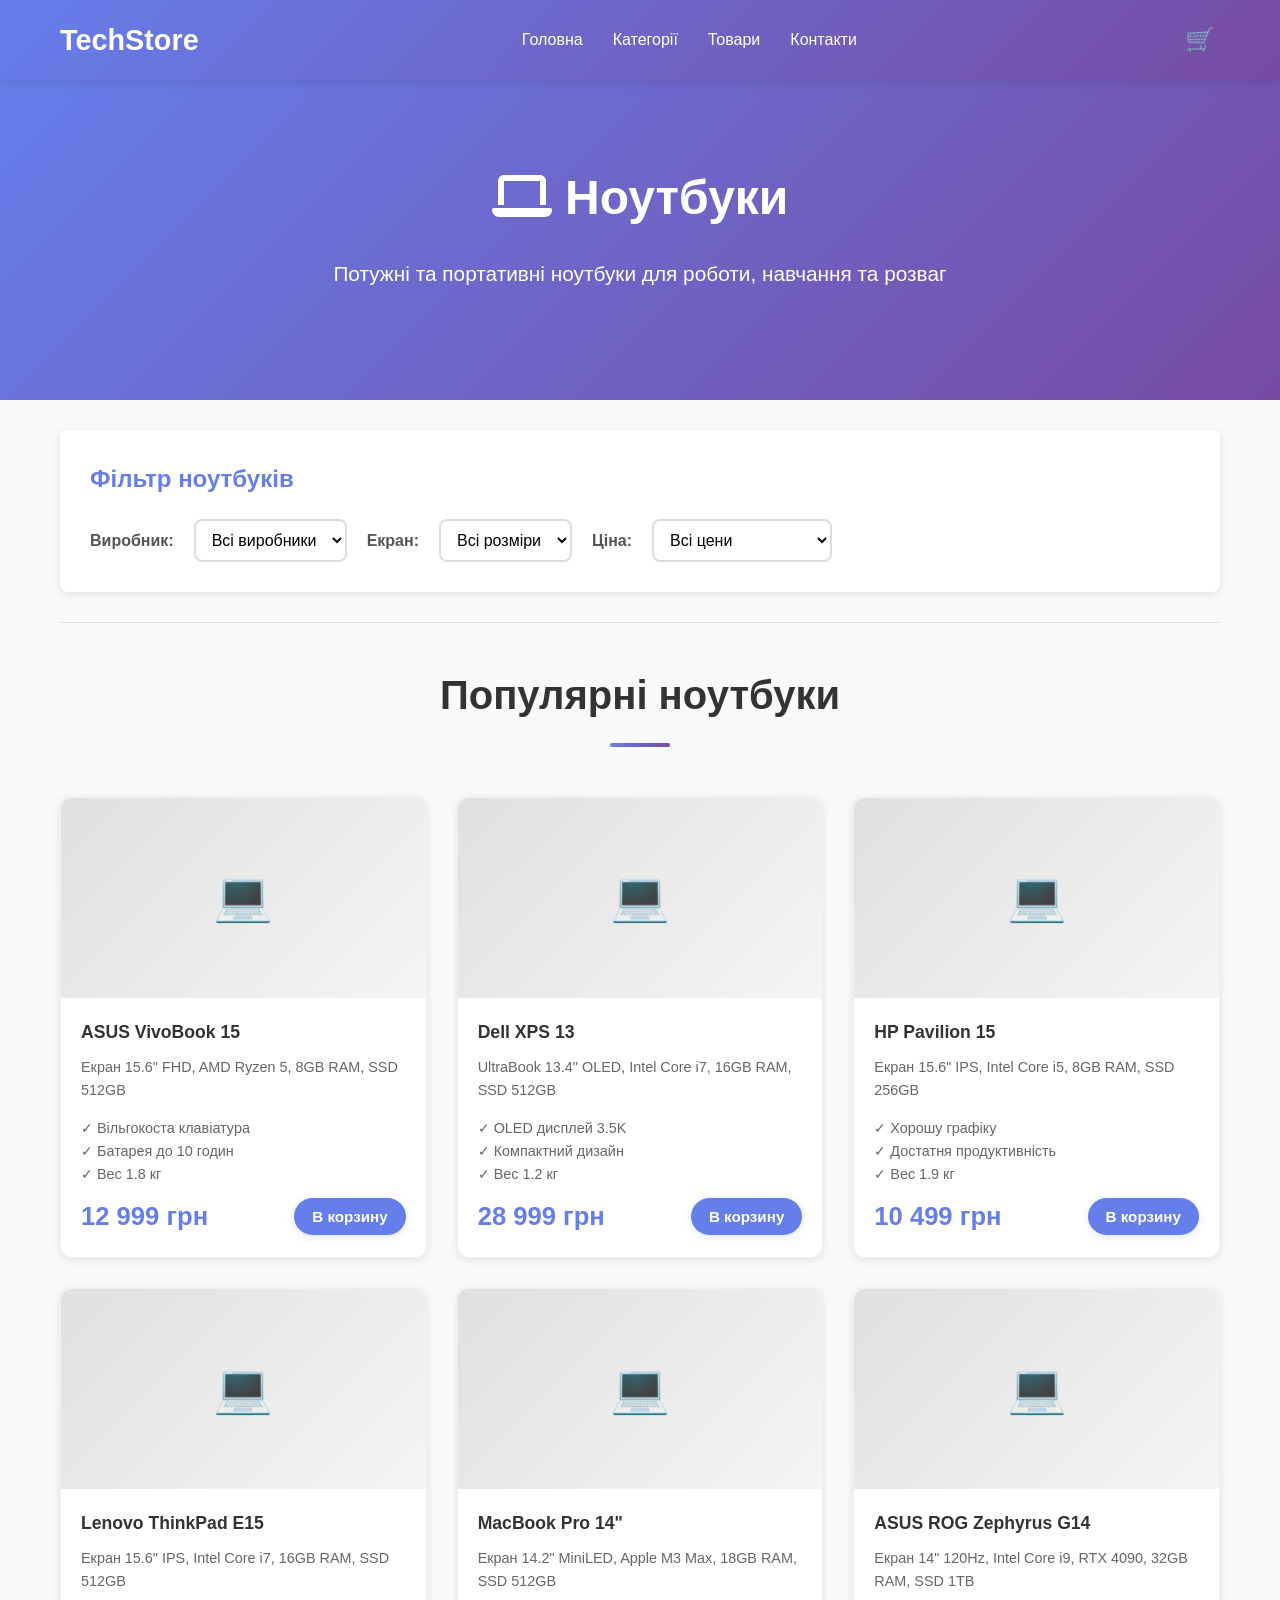
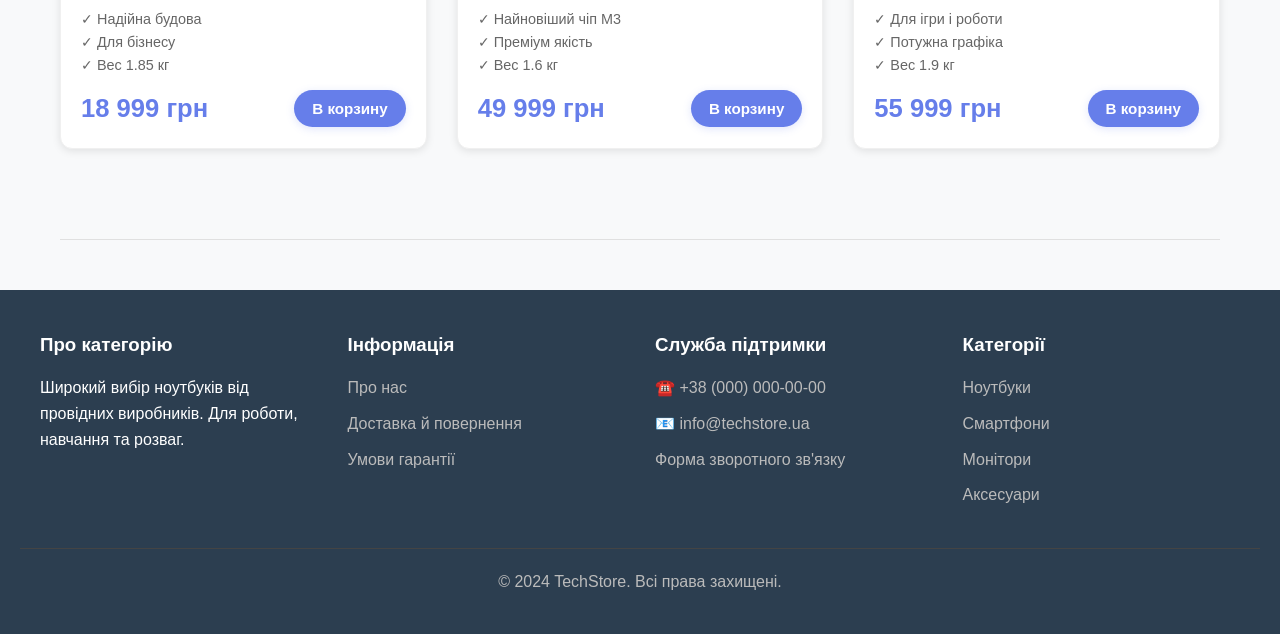
<file: laptops.html>
<!DOCTYPE html>
<html lang="uk">
<head>
    <meta charset="UTF-8">
    <meta name="viewport" content="width=device-width, initial-scale=1.0">
    <title>Ноутбуки - TechStore</title>
    <link rel="stylesheet" href="style.css">
    <link rel="stylesheet" href="https://cdnjs.cloudflare.com/ajax/libs/font-awesome/6.4.0/css/all.min.css">
</head>
<body>
    <!-- Header -->
    <header>
        <div class="header-container">
            <div class="logo"><a href="index.html" style="color: white; text-decoration: none;">TechStore</a></div>
            <nav>
                <ul>
                    <li><a href="index.html">Головна</a></li>
                    <li><a href="index.html#categories">Категорії</a></li>
                    <li><a href="index.html#products">Товари</a></li>
                    <li><a href="contacts.html">Контакти</a></li>
                </ul>
            </nav>
            <div class="header-right">
                <span class="cart-icon">🛒</span>
            </div>
        </div>
    </header>

    <!-- Hero Section -->
    <section class="hero">
        <h1><i class="fas fa-laptop"></i> Ноутбуки</h1>
        <p>Потужні та портативні ноутбуки для роботи, навчання та розваг</p>
    </section>

    <div class="container">
        <!-- Filter Section -->
        <section class="filter-section">
            <h2>Фільтр ноутбуків</h2>
            <div class="filter-group">
                <label>Виробник:</label>
                <select>
                    <option>Всі виробники</option>
                    <option>ASUS</option>
                    <option>Dell</option>
                    <option>HP</option>
                    <option>Lenovo</option>
                    <option>Apple</option>
                </select>

                <label>Екран:</label>
                <select>
                    <option>Всі розміри</option>
                    <option>13"</option>
                    <option>14"</option>
                    <option>15"</option>
                    <option>17"</option>
                </select>

                <label>Ціна:</label>
                <select>
                    <option>Всі цени</option>
                    <option>До 10000 грн</option>
                    <option>10000 - 20000 грн</option>
                    <option>20000 - 40000 грн</option>
                    <option>Понад 40000 грн</option>
                </select>
            </div>
        </section>

        <!-- Products Section -->
        <section class="products-section">
            <h2 class="section-title">Популярні ноутбуки</h2>
            <div class="products-grid">
                <!-- Product 1 -->
                <div class="product-card">
                    <div class="product-image">💻</div>
                    <div class="product-info">
                        <div class="product-name">ASUS VivoBook 15</div>
                        <div class="product-description">Екран 15.6" FHD, AMD Ryzen 5, 8GB RAM, SSD 512GB</div>
                        <div style="color: #666; font-size: 0.9rem; margin: 10px 0;">
                            ✓ Вільгокоста клавіатура<br>
                            ✓ Батарея до 10 годин<br>
                            ✓ Вес 1.8 кг
                        </div>
                        <div class="product-footer">
                            <span class="price">12 999 грн</span>
                            <button class="add-to-cart-btn">В корзину</button>
                        </div>
                    </div>
                </div>

                <!-- Product 2 -->
                <div class="product-card">
                    <div class="product-image">💻</div>
                    <div class="product-info">
                        <div class="product-name">Dell XPS 13</div>
                        <div class="product-description">UltraBook 13.4" OLED, Intel Core i7, 16GB RAM, SSD 512GB</div>
                        <div style="color: #666; font-size: 0.9rem; margin: 10px 0;">
                            ✓ OLED дисплей 3.5K<br>
                            ✓ Компактний дизайн<br>
                            ✓ Вес 1.2 кг
                        </div>
                        <div class="product-footer">
                            <span class="price">28 999 грн</span>
                            <button class="add-to-cart-btn">В корзину</button>
                        </div>
                    </div>
                </div>

                <!-- Product 3 -->
                <div class="product-card">
                    <div class="product-image">💻</div>
                    <div class="product-info">
                        <div class="product-name">HP Pavilion 15</div>
                        <div class="product-description">Екран 15.6" IPS, Intel Core i5, 8GB RAM, SSD 256GB</div>
                        <div style="color: #666; font-size: 0.9rem; margin: 10px 0;">
                            ✓ Хорошу графіку<br>
                            ✓ Достатня продуктивність<br>
                            ✓ Вес 1.9 кг
                        </div>
                        <div class="product-footer">
                            <span class="price">10 499 грн</span>
                            <button class="add-to-cart-btn">В корзину</button>
                        </div>
                    </div>
                </div>

                <!-- Product 4 -->
                <div class="product-card">
                    <div class="product-image">💻</div>
                    <div class="product-info">
                        <div class="product-name">Lenovo ThinkPad E15</div>
                        <div class="product-description">Екран 15.6" IPS, Intel Core i7, 16GB RAM, SSD 512GB</div>
                        <div style="color: #666; font-size: 0.9rem; margin: 10px 0;">
                            ✓ Надійна будова<br>
                            ✓ Для бізнесу<br>
                            ✓ Вес 1.85 кг
                        </div>
                        <div class="product-footer">
                            <span class="price">18 999 грн</span>
                            <button class="add-to-cart-btn">В корзину</button>
                        </div>
                    </div>
                </div>

                <!-- Product 5 -->
                <div class="product-card">
                    <div class="product-image">💻</div>
                    <div class="product-info">
                        <div class="product-name">MacBook Pro 14"</div>
                        <div class="product-description">Екран 14.2" MiniLED, Apple M3 Max, 18GB RAM, SSD 512GB</div>
                        <div style="color: #666; font-size: 0.9rem; margin: 10px 0;">
                            ✓ Найновіший чіп M3<br>
                            ✓ Премiум якість<br>
                            ✓ Вес 1.6 кг
                        </div>
                        <div class="product-footer">
                            <span class="price">49 999 грн</span>
                            <button class="add-to-cart-btn">В корзину</button>
                        </div>
                    </div>
                </div>

                <!-- Product 6 -->
                <div class="product-card">
                    <div class="product-image">💻</div>
                    <div class="product-info">
                        <div class="product-name">ASUS ROG Zephyrus G14</div>
                        <div class="product-description">Екран 14" 120Hz, Intel Core i9, RTX 4090, 32GB RAM, SSD 1TB</div>
                        <div style="color: #666; font-size: 0.9rem; margin: 10px 0;">
                            ✓ Для ігри і роботи<br>
                            ✓ Потужна графіка<br>
                            ✓ Вес 1.9 кг
                        </div>
                        <div class="product-footer">
                            <span class="price">55 999 грн</span>
                            <button class="add-to-cart-btn">В корзину</button>
                        </div>
                    </div>
                </div>
            </div>
        </section>
    </div>

    <!-- Footer -->
    <footer>
        <div class="footer-content">
            <div class="footer-section">
                <h3>Про категорію</h3>
                <p>Широкий вибір ноутбуків від провідних виробників. Для роботи, навчання та розваг.</p>
            </div>
            <div class="footer-section">
                <h3>Інформація</h3>
                <ul>
                    <li><a href="about.html">Про нас</a></li>
                    <li><a href="#">Доставка й повернення</a></li>
                    <li><a href="#">Умови гарантії</a></li>
                </ul>
            </div>
            <div class="footer-section">
                <h3>Служба підтримки</h3>
                <ul>
                    <li><a href="tel:+380000000000">☎️ +38 (000) 000-00-00</a></li>
                    <li><a href="mailto:info@techstore.ua">📧 info@techstore.ua</a></li>
                    <li><a href="contacts.html">Форма зворотного зв'язку</a></li>
                </ul>
            </div>
            <div class="footer-section">
                <h3>Категорії</h3>
                <ul>
                    <li><a href="laptops.html">Ноутбуки</a></li>
                    <li><a href="smartphones.html">Смартфони</a></li>
                    <li><a href="monitors.html">Монітори</a></li>
                    <li><a href="accessories.html">Аксесуари</a></li>
                </ul>
            </div>
        </div>
        <div class="footer-bottom">
            <p>&copy; 2024 TechStore. Всі права захищені.</p>
        </div>
    </footer>
</body>
</html>
</file>
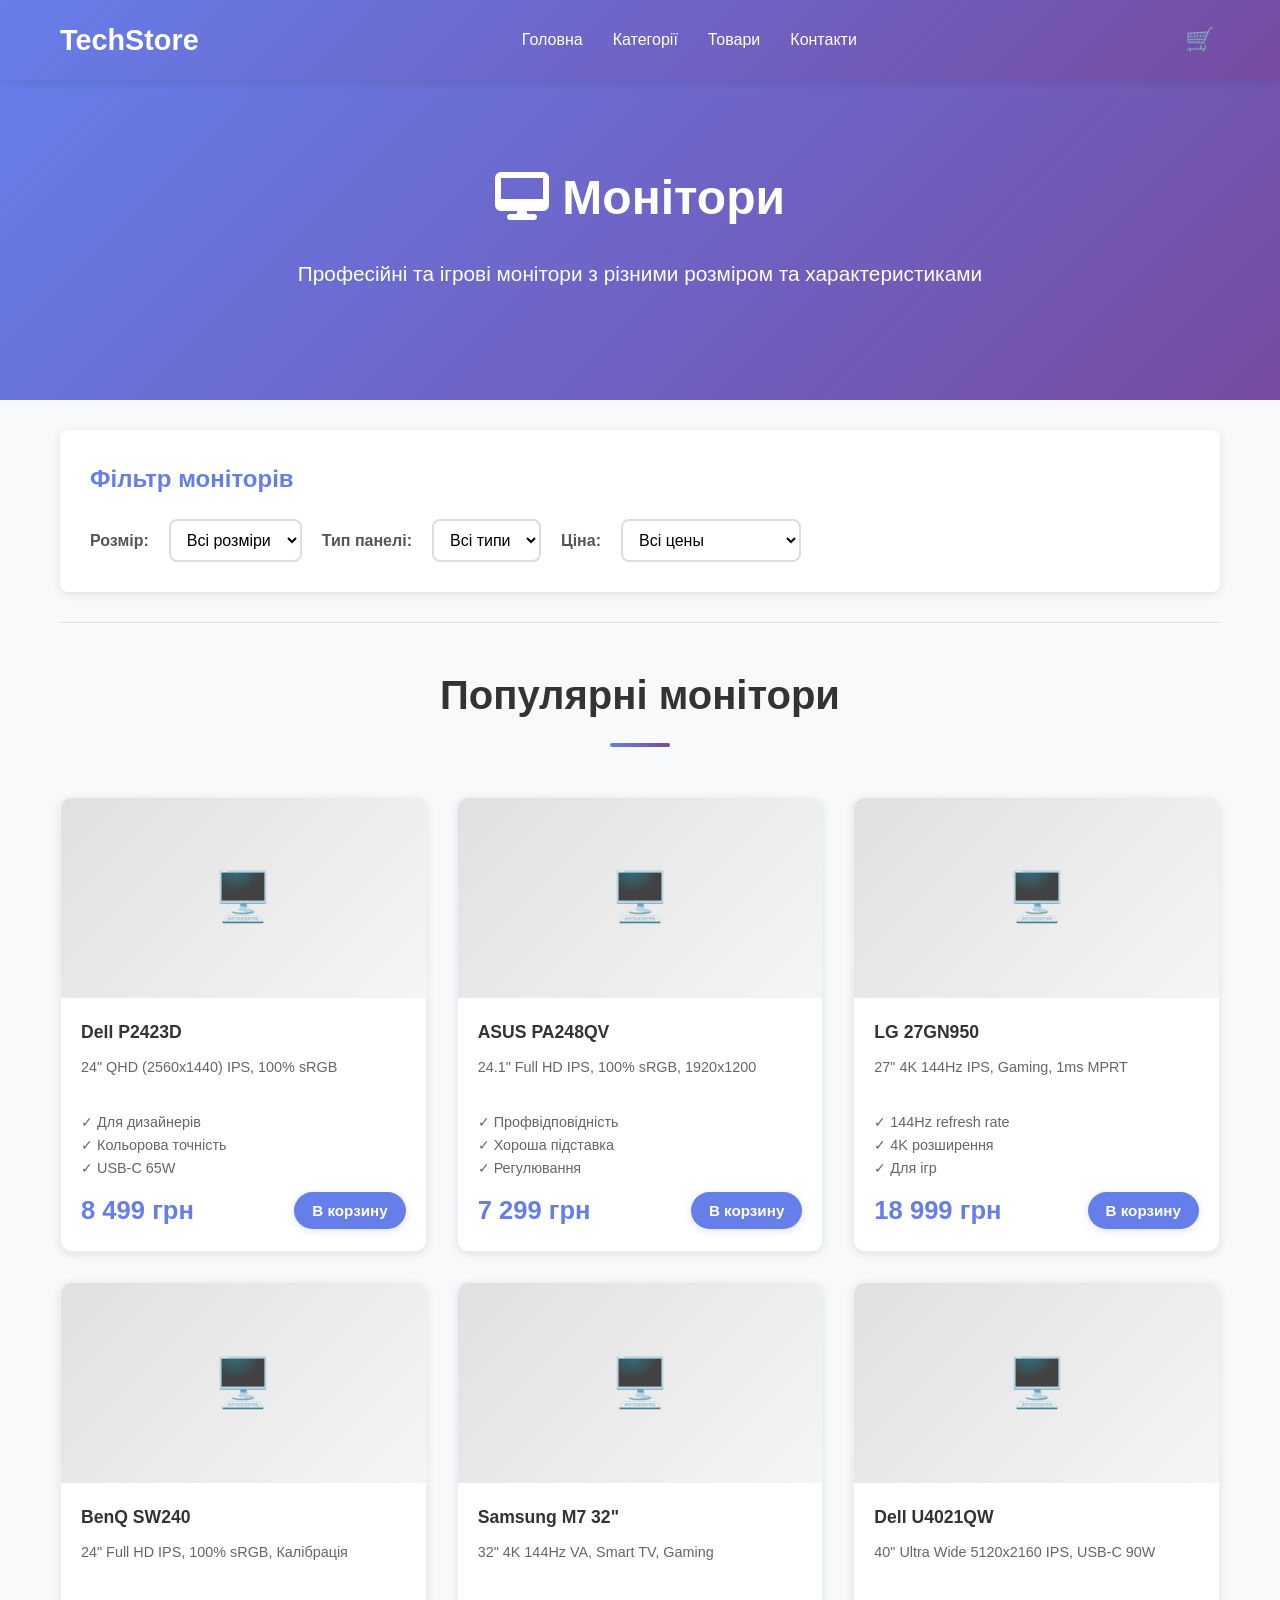
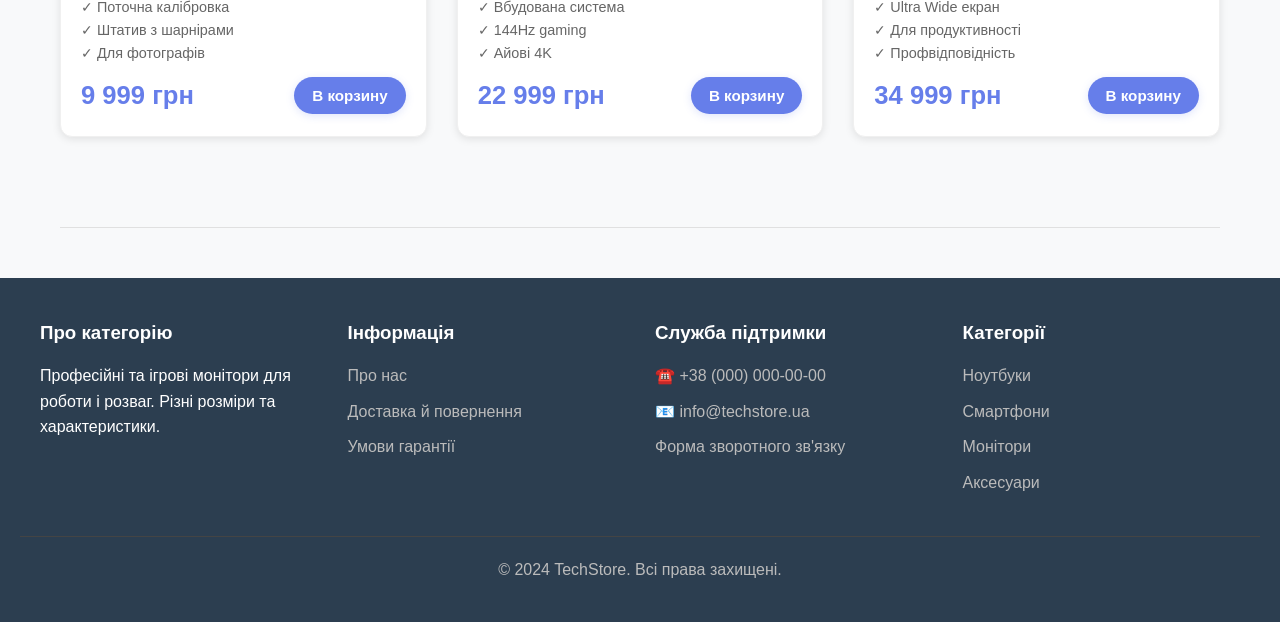
<file: monitors.html>
<!DOCTYPE html>
<html lang="uk">
<head>
    <meta charset="UTF-8">
    <meta name="viewport" content="width=device-width, initial-scale=1.0">
    <title>Монітори - TechStore</title>
    <link rel="stylesheet" href="style.css">
    <link rel="stylesheet" href="https://cdnjs.cloudflare.com/ajax/libs/font-awesome/6.4.0/css/all.min.css">
</head>
<body>
    <!-- Header -->
    <header>
        <div class="header-container">
            <div class="logo"><a href="index.html" style="color: white; text-decoration: none;">TechStore</a></div>
            <nav>
                <ul>
                    <li><a href="index.html">Головна</a></li>
                    <li><a href="index.html#categories">Категорії</a></li>
                    <li><a href="index.html#products">Товари</a></li>
                    <li><a href="contacts.html">Контакти</a></li>
                </ul>
            </nav>
            <div class="header-right">
                <span class="cart-icon">🛒</span>
            </div>
        </div>
    </header>

    <!-- Hero Section -->
    <section class="hero">
        <h1><i class="fas fa-desktop"></i> Монітори</h1>
        <p>Професійні та ігрові монітори з різними розміром та характеристиками</p>
    </section>

    <div class="container">
        <!-- Filter Section -->
        <section class="filter-section">
            <h2>Фільтр моніторів</h2>
            <div class="filter-group">
                <label>Розмір:</label>
                <select>
                    <option>Всі розміри</option>
                    <option>21.5"</option>
                    <option>23.8"</option>
                    <option>27"</option>
                    <option>32"</option>
                    <option>34"</option>
                </select>

                <label>Тип панелі:</label>
                <select>
                    <option>Всі типи</option>
                    <option>IPS</option>
                    <option>VA</option>
                    <option>TN</option>
                    <option>OLED</option>
                </select>

                <label>Ціна:</label>
                <select>
                    <option>Всі цены</option>
                    <option>До 5000 грн</option>
                    <option>5000 - 10000 грн</option>
                    <option>10000 - 20000 грн</option>
                    <option>Понад 20000 грн</option>
                </select>
            </div>
        </section>

        <!-- Products Section -->
        <section class="products-section">
            <h2 class="section-title">Популярні монітори</h2>
            <div class="products-grid">
                <!-- Product 1 -->
                <div class="product-card">
                    <div class="product-image">🖥️</div>
                    <div class="product-info">
                        <div class="product-name">Dell P2423D</div>
                        <div class="product-description">24" QHD (2560x1440) IPS, 100% sRGB</div>
                        <div style="color: #666; font-size: 0.9rem; margin: 10px 0;">
                            ✓ Для дизайнерів<br>
                            ✓ Кольорова точність<br>
                            ✓ USB-C 65W
                        </div>
                        <div class="product-footer">
                            <span class="price">8 499 грн</span>
                            <button class="add-to-cart-btn">В корзину</button>
                        </div>
                    </div>
                </div>

                <!-- Product 2 -->
                <div class="product-card">
                    <div class="product-image">🖥️</div>
                    <div class="product-info">
                        <div class="product-name">ASUS PA248QV</div>
                        <div class="product-description">24.1" Full HD IPS, 100% sRGB, 1920x1200</div>
                        <div style="color: #666; font-size: 0.9rem; margin: 10px 0;">
                            ✓ Профвідповідність<br>
                            ✓ Хороша підставка<br>
                            ✓ Регулювання
                        </div>
                        <div class="product-footer">
                            <span class="price">7 299 грн</span>
                            <button class="add-to-cart-btn">В корзину</button>
                        </div>
                    </div>
                </div>

                <!-- Product 3 -->
                <div class="product-card">
                    <div class="product-image">🖥️</div>
                    <div class="product-info">
                        <div class="product-name">LG 27GN950</div>
                        <div class="product-description">27" 4K 144Hz IPS, Gaming, 1ms MPRT</div>
                        <div style="color: #666; font-size: 0.9rem; margin: 10px 0;">
                            ✓ 144Hz refresh rate<br>
                            ✓ 4K розширення<br>
                            ✓ Для ігр
                        </div>
                        <div class="product-footer">
                            <span class="price">18 999 грн</span>
                            <button class="add-to-cart-btn">В корзину</button>
                        </div>
                    </div>
                </div>

                <!-- Product 4 -->
                <div class="product-card">
                    <div class="product-image">🖥️</div>
                    <div class="product-info">
                        <div class="product-name">BenQ SW240</div>
                        <div class="product-description">24" Full HD IPS, 100% sRGB, Калібрація</div>
                        <div style="color: #666; font-size: 0.9rem; margin: 10px 0;">
                            ✓ Поточна калібровка<br>
                            ✓ Штатив з шарнірами<br>
                            ✓ Для фотографів
                        </div>
                        <div class="product-footer">
                            <span class="price">9 999 грн</span>
                            <button class="add-to-cart-btn">В корзину</button>
                        </div>
                    </div>
                </div>

                <!-- Product 5 -->
                <div class="product-card">
                    <div class="product-image">🖥️</div>
                    <div class="product-info">
                        <div class="product-name">Samsung M7 32"</div>
                        <div class="product-description">32" 4K 144Hz VA, Smart TV, Gaming</div>
                        <div style="color: #666; font-size: 0.9rem; margin: 10px 0;">
                            ✓ Вбудована система<br>
                            ✓ 144Hz gaming<br>
                            ✓ Айові 4K
                        </div>
                        <div class="product-footer">
                            <span class="price">22 999 грн</span>
                            <button class="add-to-cart-btn">В корзину</button>
                        </div>
                    </div>
                </div>

                <!-- Product 6 -->
                <div class="product-card">
                    <div class="product-image">🖥️</div>
                    <div class="product-info">
                        <div class="product-name">Dell U4021QW</div>
                        <div class="product-description">40" Ultra Wide 5120x2160 IPS, USB-C 90W</div>
                        <div style="color: #666; font-size: 0.9rem; margin: 10px 0;">
                            ✓ Ultra Wide екран<br>
                            ✓ Для продуктивності<br>
                            ✓ Профвідповідність
                        </div>
                        <div class="product-footer">
                            <span class="price">34 999 грн</span>
                            <button class="add-to-cart-btn">В корзину</button>
                        </div>
                    </div>
                </div>
            </div>
        </section>
    </div>

    <!-- Footer -->
    <footer>
        <div class="footer-content">
            <div class="footer-section">
                <h3>Про категорію</h3>
                <p>Професійні та ігрові монітори для роботи і розваг. Різні розміри та характеристики.</p>
            </div>
            <div class="footer-section">
                <h3>Інформація</h3>
                <ul>
                    <li><a href="about.html">Про нас</a></li>
                    <li><a href="#">Доставка й повернення</a></li>
                    <li><a href="#">Умови гарантії</a></li>
                </ul>
            </div>
            <div class="footer-section">
                <h3>Служба підтримки</h3>
                <ul>
                    <li><a href="tel:+380000000000">☎️ +38 (000) 000-00-00</a></li>
                    <li><a href="mailto:info@techstore.ua">📧 info@techstore.ua</a></li>
                    <li><a href="contacts.html">Форма зворотного зв'язку</a></li>
                </ul>
            </div>
            <div class="footer-section">
                <h3>Категорії</h3>
                <ul>
                    <li><a href="laptops.html">Ноутбуки</a></li>
                    <li><a href="smartphones.html">Смартфони</a></li>
                    <li><a href="monitors.html">Монітори</a></li>
                    <li><a href="accessories.html">Аксесуари</a></li>
                </ul>
            </div>
        </div>
        <div class="footer-bottom">
            <p>&copy; 2024 TechStore. Всі права захищені.</p>
        </div>
    </footer>
</body>
</html>
</file>
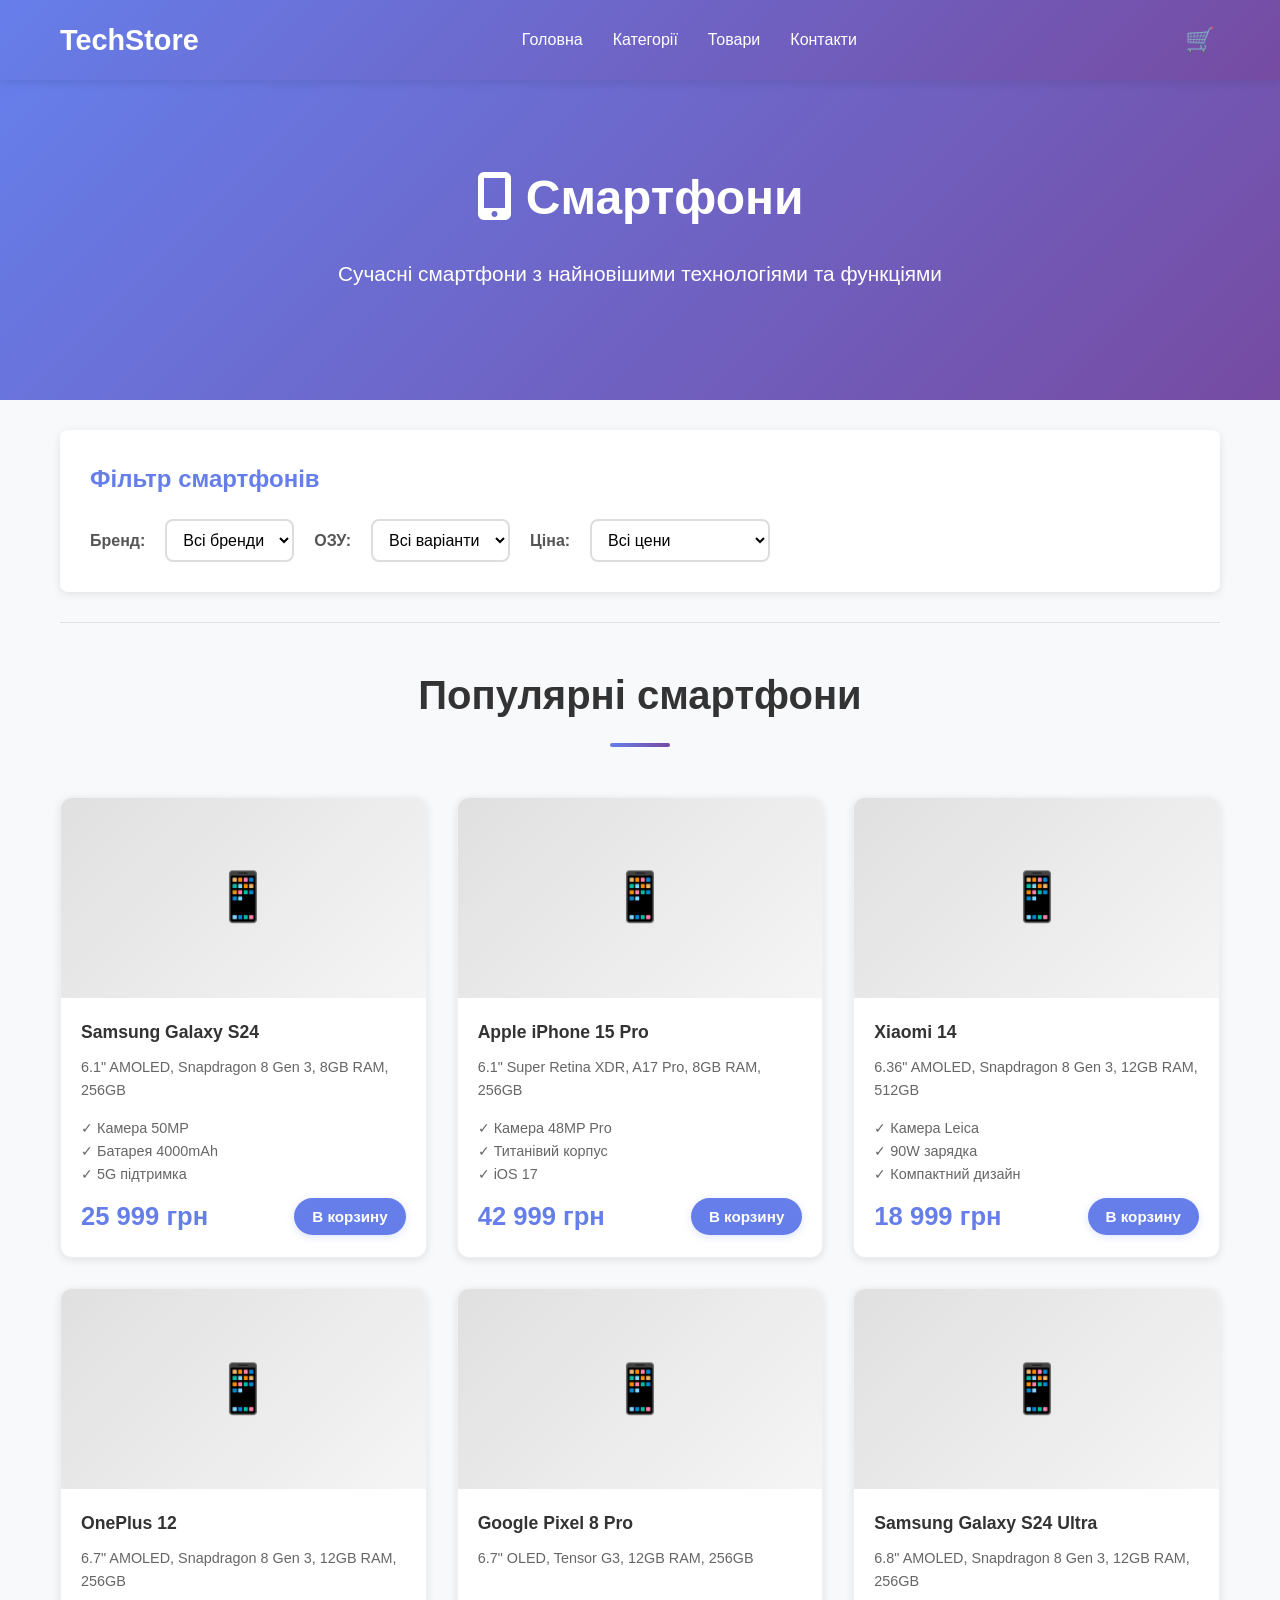
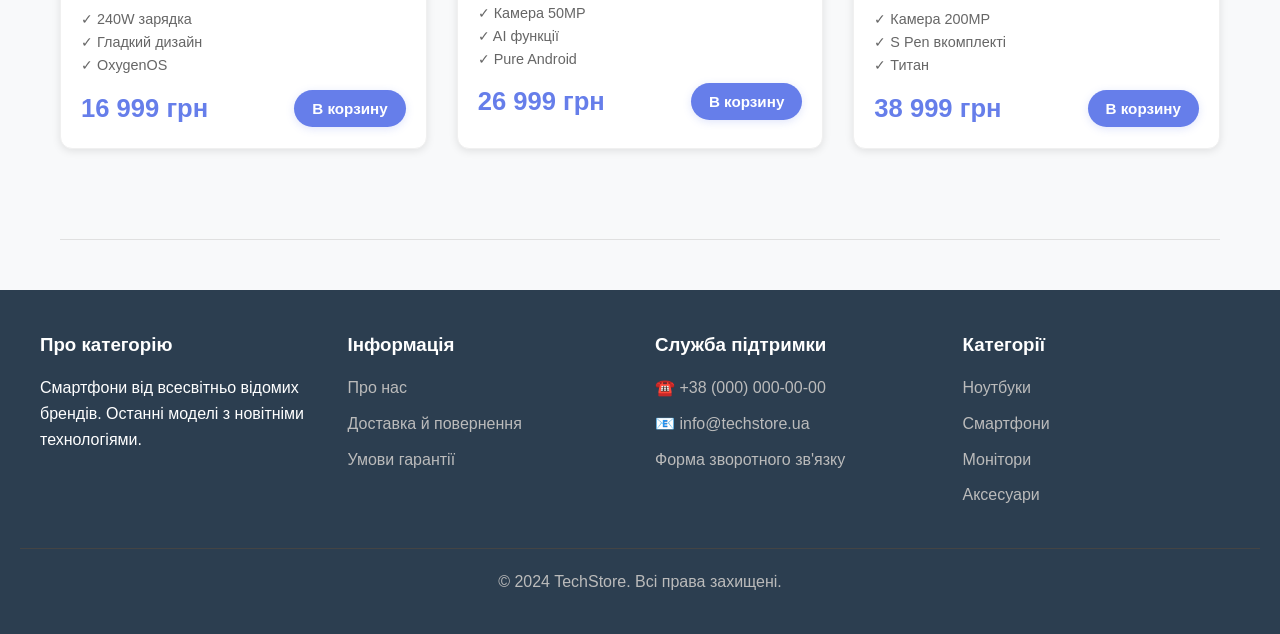
<file: smartphones.html>
<!DOCTYPE html>
<html lang="uk">
<head>
    <meta charset="UTF-8">
    <meta name="viewport" content="width=device-width, initial-scale=1.0">
    <title>Смартфони - TechStore</title>
    <link rel="stylesheet" href="style.css">
    <link rel="stylesheet" href="https://cdnjs.cloudflare.com/ajax/libs/font-awesome/6.4.0/css/all.min.css">
</head>
<body>
    <!-- Header -->
    <header>
        <div class="header-container">
            <div class="logo"><a href="index.html" style="color: white; text-decoration: none;">TechStore</a></div>
            <nav>
                <ul>
                    <li><a href="index.html">Головна</a></li>
                    <li><a href="index.html#categories">Категорії</a></li>
                    <li><a href="index.html#products">Товари</a></li>
                    <li><a href="contacts.html">Контакти</a></li>
                </ul>
            </nav>
            <div class="header-right">
                <span class="cart-icon">🛒</span>
            </div>
        </div>
    </header>

    <!-- Hero Section -->
    <section class="hero">
        <h1><i class="fas fa-mobile-alt"></i> Смартфони</h1>
        <p>Сучасні смартфони з найновішими технологіями та функціями</p>
    </section>

    <div class="container">
        <!-- Filter Section -->
        <section class="filter-section">
            <h2>Фільтр смартфонів</h2>
            <div class="filter-group">
                <label>Бренд:</label>
                <select>
                    <option>Всі бренди</option>
                    <option>Samsung</option>
                    <option>Apple</option>
                    <option>Xiaomi</option>
                    <option>OnePlus</option>
                    <option>Google</option>
                </select>

                <label>ОЗУ:</label>
                <select>
                    <option>Всі варіанти</option>
                    <option>6GB</option>
                    <option>8GB</option>
                    <option>12GB</option>
                    <option>16GB</option>
                </select>

                <label>Ціна:</label>
                <select>
                    <option>Всі цени</option>
                    <option>До 10000 грн</option>
                    <option>10000 - 20000 грн</option>
                    <option>20000 - 40000 грн</option>
                    <option>Понад 40000 грн</option>
                </select>
            </div>
        </section>

        <!-- Products Section -->
        <section class="products-section">
            <h2 class="section-title">Популярні смартфони</h2>
            <div class="products-grid">
                <!-- Product 1 -->
                <div class="product-card">
                    <div class="product-image">📱</div>
                    <div class="product-info">
                        <div class="product-name">Samsung Galaxy S24</div>
                        <div class="product-description">6.1" AMOLED, Snapdragon 8 Gen 3, 8GB RAM, 256GB</div>
                        <div style="color: #666; font-size: 0.9rem; margin: 10px 0;">
                            ✓ Камера 50MP<br>
                            ✓ Батарея 4000mAh<br>
                            ✓ 5G підтримка
                        </div>
                        <div class="product-footer">
                            <span class="price">25 999 грн</span>
                            <button class="add-to-cart-btn">В корзину</button>
                        </div>
                    </div>
                </div>

                <!-- Product 2 -->
                <div class="product-card">
                    <div class="product-image">📱</div>
                    <div class="product-info">
                        <div class="product-name">Apple iPhone 15 Pro</div>
                        <div class="product-description">6.1" Super Retina XDR, A17 Pro, 8GB RAM, 256GB</div>
                        <div style="color: #666; font-size: 0.9rem; margin: 10px 0;">
                            ✓ Камера 48MP Pro<br>
                            ✓ Титанівий корпус<br>
                            ✓ iOS 17
                        </div>
                        <div class="product-footer">
                            <span class="price">42 999 грн</span>
                            <button class="add-to-cart-btn">В корзину</button>
                        </div>
                    </div>
                </div>

                <!-- Product 3 -->
                <div class="product-card">
                    <div class="product-image">📱</div>
                    <div class="product-info">
                        <div class="product-name">Xiaomi 14</div>
                        <div class="product-description">6.36" AMOLED, Snapdragon 8 Gen 3, 12GB RAM, 512GB</div>
                        <div style="color: #666; font-size: 0.9rem; margin: 10px 0;">
                            ✓ Камера Leica<br>
                            ✓ 90W зарядка<br>
                            ✓ Компактний дизайн
                        </div>
                        <div class="product-footer">
                            <span class="price">18 999 грн</span>
                            <button class="add-to-cart-btn">В корзину</button>
                        </div>
                    </div>
                </div>

                <!-- Product 4 -->
                <div class="product-card">
                    <div class="product-image">📱</div>
                    <div class="product-info">
                        <div class="product-name">OnePlus 12</div>
                        <div class="product-description">6.7" AMOLED, Snapdragon 8 Gen 3, 12GB RAM, 256GB</div>
                        <div style="color: #666; font-size: 0.9rem; margin: 10px 0;">
                            ✓ 240W зарядка<br>
                            ✓ Гладкий дизайн<br>
                            ✓ OxygenOS
                        </div>
                        <div class="product-footer">
                            <span class="price">16 999 грн</span>
                            <button class="add-to-cart-btn">В корзину</button>
                        </div>
                    </div>
                </div>

                <!-- Product 5 -->
                <div class="product-card">
                    <div class="product-image">📱</div>
                    <div class="product-info">
                        <div class="product-name">Google Pixel 8 Pro</div>
                        <div class="product-description">6.7" OLED, Tensor G3, 12GB RAM, 256GB</div>
                        <div style="color: #666; font-size: 0.9rem; margin: 10px 0;">
                            ✓ Камера 50MP<br>
                            ✓ AI функції<br>
                            ✓ Pure Android
                        </div>
                        <div class="product-footer">
                            <span class="price">26 999 грн</span>
                            <button class="add-to-cart-btn">В корзину</button>
                        </div>
                    </div>
                </div>

                <!-- Product 6 -->
                <div class="product-card">
                    <div class="product-image">📱</div>
                    <div class="product-info">
                        <div class="product-name">Samsung Galaxy S24 Ultra</div>
                        <div class="product-description">6.8" AMOLED, Snapdragon 8 Gen 3, 12GB RAM, 256GB</div>
                        <div style="color: #666; font-size: 0.9rem; margin: 10px 0;">
                            ✓ Камера 200MP<br>
                            ✓ S Pen вкомплекті<br>
                            ✓ Титан
                        </div>
                        <div class="product-footer">
                            <span class="price">38 999 грн</span>
                            <button class="add-to-cart-btn">В корзину</button>
                        </div>
                    </div>
                </div>
            </div>
        </section>
    </div>

    <!-- Footer -->
    <footer>
        <div class="footer-content">
            <div class="footer-section">
                <h3>Про категорію</h3>
                <p>Смартфони від всесвітньо відомих брендів. Останні моделі з новітніми технологіями.</p>
            </div>
            <div class="footer-section">
                <h3>Інформація</h3>
                <ul>
                    <li><a href="about.html">Про нас</a></li>
                    <li><a href="#">Доставка й повернення</a></li>
                    <li><a href="#">Умови гарантії</a></li>
                </ul>
            </div>
            <div class="footer-section">
                <h3>Служба підтримки</h3>
                <ul>
                    <li><a href="tel:+380000000000">☎️ +38 (000) 000-00-00</a></li>
                    <li><a href="mailto:info@techstore.ua">📧 info@techstore.ua</a></li>
                    <li><a href="contacts.html">Форма зворотного зв'язку</a></li>
                </ul>
            </div>
            <div class="footer-section">
                <h3>Категорії</h3>
                <ul>
                    <li><a href="laptops.html">Ноутбуки</a></li>
                    <li><a href="smartphones.html">Смартфони</a></li>
                    <li><a href="monitors.html">Монітори</a></li>
                    <li><a href="accessories.html">Аксесуари</a></li>
                </ul>
            </div>
        </div>
        <div class="footer-bottom">
            <p>&copy; 2024 TechStore. Всі права захищені.</p>
        </div>
    </footer>
</body>
</html>
</file>
<file: style.css>
* {
    margin: 0;
    padding: 0;
    box-sizing: border-box;
}

body {
    font-family: 'Segoe UI', Tahoma, Geneva, Verdana, sans-serif;
    line-height: 1.6;
    color: #333;
    background-color: #f8f9fa;
    scroll-behavior: smooth;
}

/* Header Styles */
header {
    background: linear-gradient(135deg, #667eea 0%, #764ba2 100%);
    color: white;
    padding: 1rem 0;
    position: sticky;
    top: 0;
    box-shadow: 0 2px 10px rgba(0, 0, 0, 0.1);
    z-index: 100;
}

.header-container {
    max-width: 1200px;
    margin: 0 auto;
    display: flex;
    justify-content: space-between;
    align-items: center;
    padding: 0 20px;
}

.logo {
    font-size: 1.8rem;
    font-weight: bold;
    display: flex;
    align-items: center;
    gap: 10px;
}

nav ul {
    display: flex;
    list-style: none;
    gap: 30px;
}

nav a {
    color: white;
    text-decoration: none;
    transition: all 0.3s;
    font-weight: 500;
    padding-bottom: 5px;
    border-bottom: 2px solid transparent;
}

nav a:hover {
    opacity: 1;
    border-bottom-color: #ff6b6b;
    transform: translateY(-2px);
}

.header-right {
    display: flex;
    gap: 20px;
    align-items: center;
    position: relative;
}

.cart-icon {
    font-size: 1.5rem;
    cursor: pointer;
    transition: all 0.3s;
    position: relative;
    padding: 5px;
}

.cart-icon:hover {
    transform: scale(1.15) rotate(5deg);
    filter: brightness(1.2);
}

/* Hero Section */
.hero {
    background: linear-gradient(135deg, #667eea 0%, #764ba2 100%);
    color: white;
    padding: 80px 20px;
    text-align: center;
}

.hero h1 {
    font-size: 3rem;
    margin-bottom: 20px;
}

.hero p {
    font-size: 1.3rem;
    margin-bottom: 30px;
}

.btn {
    display: inline-block;
    background-color: #ff6b6b;
    color: white;
    padding: 12px 30px;
    text-decoration: none;
    border-radius: 25px;
    transition: all 0.3s ease;
    border: 2px solid #ff6b6b;
    cursor: pointer;
    font-size: 1rem;
    font-weight: bold;
    box-shadow: 0 4px 12px rgba(255, 107, 107, 0.3);
}

.btn:hover {
    background-color: white;
    color: #ff6b6b;
    transform: translateY(-3px);
    box-shadow: 0 6px 20px rgba(255, 107, 107, 0.4);
}

/* Main Container */
.container {
    max-width: 1200px;
    margin: 0 auto;
    padding: 0 20px;
}

/* Filter Section */
.filter-section {
    background: white;
    padding: 30px;
    margin: 30px auto;
    border-radius: 8px;
    box-shadow: 0 2px 8px rgba(0, 0, 0, 0.1);
}

.filter-section h2 {
    margin-bottom: 20px;
    color: #667eea;
}

.filter-group {
    display: flex;
    gap: 20px;
    flex-wrap: wrap;
    align-items: center;
}

.filter-group label {
    font-weight: bold;
    color: #555;
}

.filter-group select,
.filter-group input {
    padding: 10px 12px;
    border: 2px solid #ddd;
    border-radius: 8px;
    font-size: 1rem;
    transition: all 0.3s;
    background-color: white;
}

.filter-group select:focus,
.filter-group input:focus {
    outline: none;
    border-color: #667eea;
    box-shadow: 0 0 10px rgba(102, 126, 234, 0.2);
}

/* Products Section */
.products-section {
    padding: 40px 0;
    border-top: 1px solid #e0e0e0;
    border-bottom: 1px solid #e0e0e0;
}

.section-title {
    text-align: center;
    font-size: 2.5rem;
    margin-bottom: 50px;
    color: #333;
    font-weight: 600;
    position: relative;
    padding-bottom: 20px;
}

.section-title::after {
    content: '';
    position: absolute;
    bottom: 0;
    left: 50%;
    transform: translateX(-50%);
    width: 60px;
    height: 4px;
    background: linear-gradient(90deg, #667eea, #764ba2);
    border-radius: 2px;
}

.products-grid {
    display: grid;
    grid-template-columns: repeat(auto-fill, minmax(280px, 1fr));
    gap: 30px;
    margin-bottom: 50px;
}

.product-card {
    background: white;
    border-radius: 12px;
    overflow: hidden;
    box-shadow: 0 2px 8px rgba(0, 0, 0, 0.1);
    transition: all 0.3s cubic-bezier(0.4, 0, 0.2, 1);
    position: relative;
    border: 1px solid #f0f0f0;
}

.product-card:hover {
    transform: translateY(-15px);
    box-shadow: 0 15px 35px rgba(102, 126, 234, 0.2);
}

.product-image {
    width: 100%;
    height: 200px;
    background: linear-gradient(135deg, #e0e0e0 0%, #f5f5f5 100%);
    display: flex;
    align-items: center;
    justify-content: center;
    font-size: 3rem;
}

.product-info {
    padding: 20px;
}

.product-name {
    font-size: 1.1rem;
    margin-bottom: 10px;
    font-weight: bold;
    color: #333;
}

.product-description {
    font-size: 0.9rem;
    color: #666;
    margin-bottom: 15px;
    min-height: 40px;
}

.product-footer {
    display: flex;
    justify-content: space-between;
    align-items: center;
}

.price {
    font-size: 1.6rem;
    font-weight: bold;
    color: #667eea;
    transition: all 0.3s;
}

.add-to-cart-btn {
    background-color: #667eea;
    color: white;
    padding: 10px 18px;
    border: none;
    border-radius: 20px;
    cursor: pointer;
    font-weight: bold;
    transition: all 0.3s;
    font-size: 0.95rem;
    box-shadow: 0 2px 8px rgba(102, 126, 234, 0.2);
}

.add-to-cart-btn:hover {
    background-color: #764ba2;
    transform: scale(1.05);
    box-shadow: 0 4px 15px rgba(102, 126, 234, 0.4);
}

/* Categories Section */
.categories-section {
    margin: 50px 0;
}

.categories-grid {
    display: grid;
    grid-template-columns: repeat(auto-fit, minmax(150px, 1fr));
    gap: 20px;
}

.category-card {
    background: white;
    padding: 30px;
    border-radius: 12px;
    text-align: center;
    box-shadow: 0 2px 8px rgba(0, 0, 0, 0.1);
    cursor: pointer;
    transition: all 0.3s;
    text-decoration: none;
    color: #333;
    border: 2px solid transparent;
}

.category-card:hover {
    transform: scale(1.08) translateY(-8px);
    background: linear-gradient(135deg, #667eea 0%, #764ba2 100%);
    color: white;
    box-shadow: 0 10px 25px rgba(102, 126, 234, 0.3);
    border-color: #667eea;
}

.category-icon {
    font-size: 2.5rem;
    margin-bottom: 10px;
    transition: all 0.3s;
}

.category-card:hover .category-icon {
    font-size: 3rem;
    transform: rotate(10deg) scale(1.1);
}

.category-name {
    font-weight: bold;
    font-size: 1.1rem;
}

/* About Section */
.about-section {
    background: linear-gradient(135deg, #667eea 0%, #764ba2 100%);
    color: white;
    padding: 50px 20px;
    border-radius: 8px;
    margin: 50px 0;
    text-align: center;
}

.about-section h2 {
    font-size: 2rem;
    margin-bottom: 20px;
}

.features {
    display: grid;
    grid-template-columns: repeat(auto-fit, minmax(200px, 1fr));
    gap: 30px;
    margin-top: 30px;
}

.feature {
    padding: 20px;
    background: rgba(255, 255, 255, 0.1);
    border-radius: 8px;
}

.feature-icon {
    font-size: 2.5rem;
    margin-bottom: 10px;
}

.feature-title {
    font-weight: bold;
    margin-bottom: 10px;
}

.feature-description {
    font-size: 0.95rem;
}

/* Newsletter Section */
.newsletter-section {
    background: white;
    padding: 40px 20px;
    margin: 50px 0;
    border-radius: 8px;
    text-align: center;
    box-shadow: 0 2px 8px rgba(0, 0, 0, 0.1);
}

.newsletter-section h2 {
    margin-bottom: 20px;
    color: #333;
}

.newsletter-form {
    display: flex;
    gap: 10px;
    justify-content: center;
    flex-wrap: wrap;
}

.newsletter-form input {
    padding: 12px 20px;
    border: 1px solid #ddd;
    border-radius: 4px;
    flex: 1;
    min-width: 250px;
    max-width: 400px;
}

.newsletter-form button {
    padding: 12px 30px;
    background-color: #667eea;
    color: white;
    border: none;
    border-radius: 4px;
    cursor: pointer;
    font-weight: bold;
    transition: background-color 0.3s;
}

.newsletter-form button:hover {
    background-color: #764ba2;
}

/* Footer */
footer {
    background-color: #2c3e50;
    color: white;
    padding: 40px 20px;
    margin-top: 50px;
}

.footer-content {
    max-width: 1200px;
    margin: 0 auto;
    display: grid;
    grid-template-columns: repeat(auto-fit, minmax(250px, 1fr));
    gap: 30px;
}

.footer-section h3 {
    margin-bottom: 15px;
}

.footer-section ul {
    list-style: none;
}

.footer-section ul li {
    margin-bottom: 10px;
}

.footer-section a {
    color: #bbb;
    text-decoration: none;
    transition: all 0.3s;
    position: relative;
}

.footer-section a:hover {
    color: #667eea;
    padding-left: 5px;
}

.footer-bottom {
    text-align: center;
    margin-top: 30px;
    padding-top: 20px;
    border-top: 1px solid #444;
    color: #bbb;
}

.social-links {
    display: flex;
    gap: 15px;
    margin-top: 15px;
}

.social-links a {
    display: inline-block;
    width: 45px;
    height: 45px;
    background-color: #667eea;
    border-radius: 50%;
    display: flex;
    align-items: center;
    justify-content: center;
    font-size: 1.2rem;
    transition: all 0.3s;
    color: white;
    text-decoration: none;
}

.social-links a:hover {
    background-color: #ff6b6b;
    transform: translateY(-5px) scale(1.1);
    box-shadow: 0 5px 15px rgba(102, 126, 234, 0.3);
}

/* Responsive */
@media (max-width: 768px) {
    .header-container {
        flex-direction: column;
        gap: 15px;
    }

    nav ul {
        flex-direction: column;
        gap: 10px;
        text-align: center;
    }

    .hero h1 {
        font-size: 2rem;
    }

    .hero p {
        font-size: 1rem;
    }

    .filter-group {
        flex-direction: column;
        align-items: stretch;
    }

    .filter-group select,
    .filter-group input {
        width: 100%;
    }

    .products-grid {
        grid-template-columns: repeat(auto-fill, minmax(200px, 1fr));
        gap: 20px;
    }

    .section-title {
        font-size: 1.8rem;
    }

    .newsletter-form {
        flex-direction: column;
    }

    .newsletter-form input {
        min-width: 100%;
    }
}
</file>
